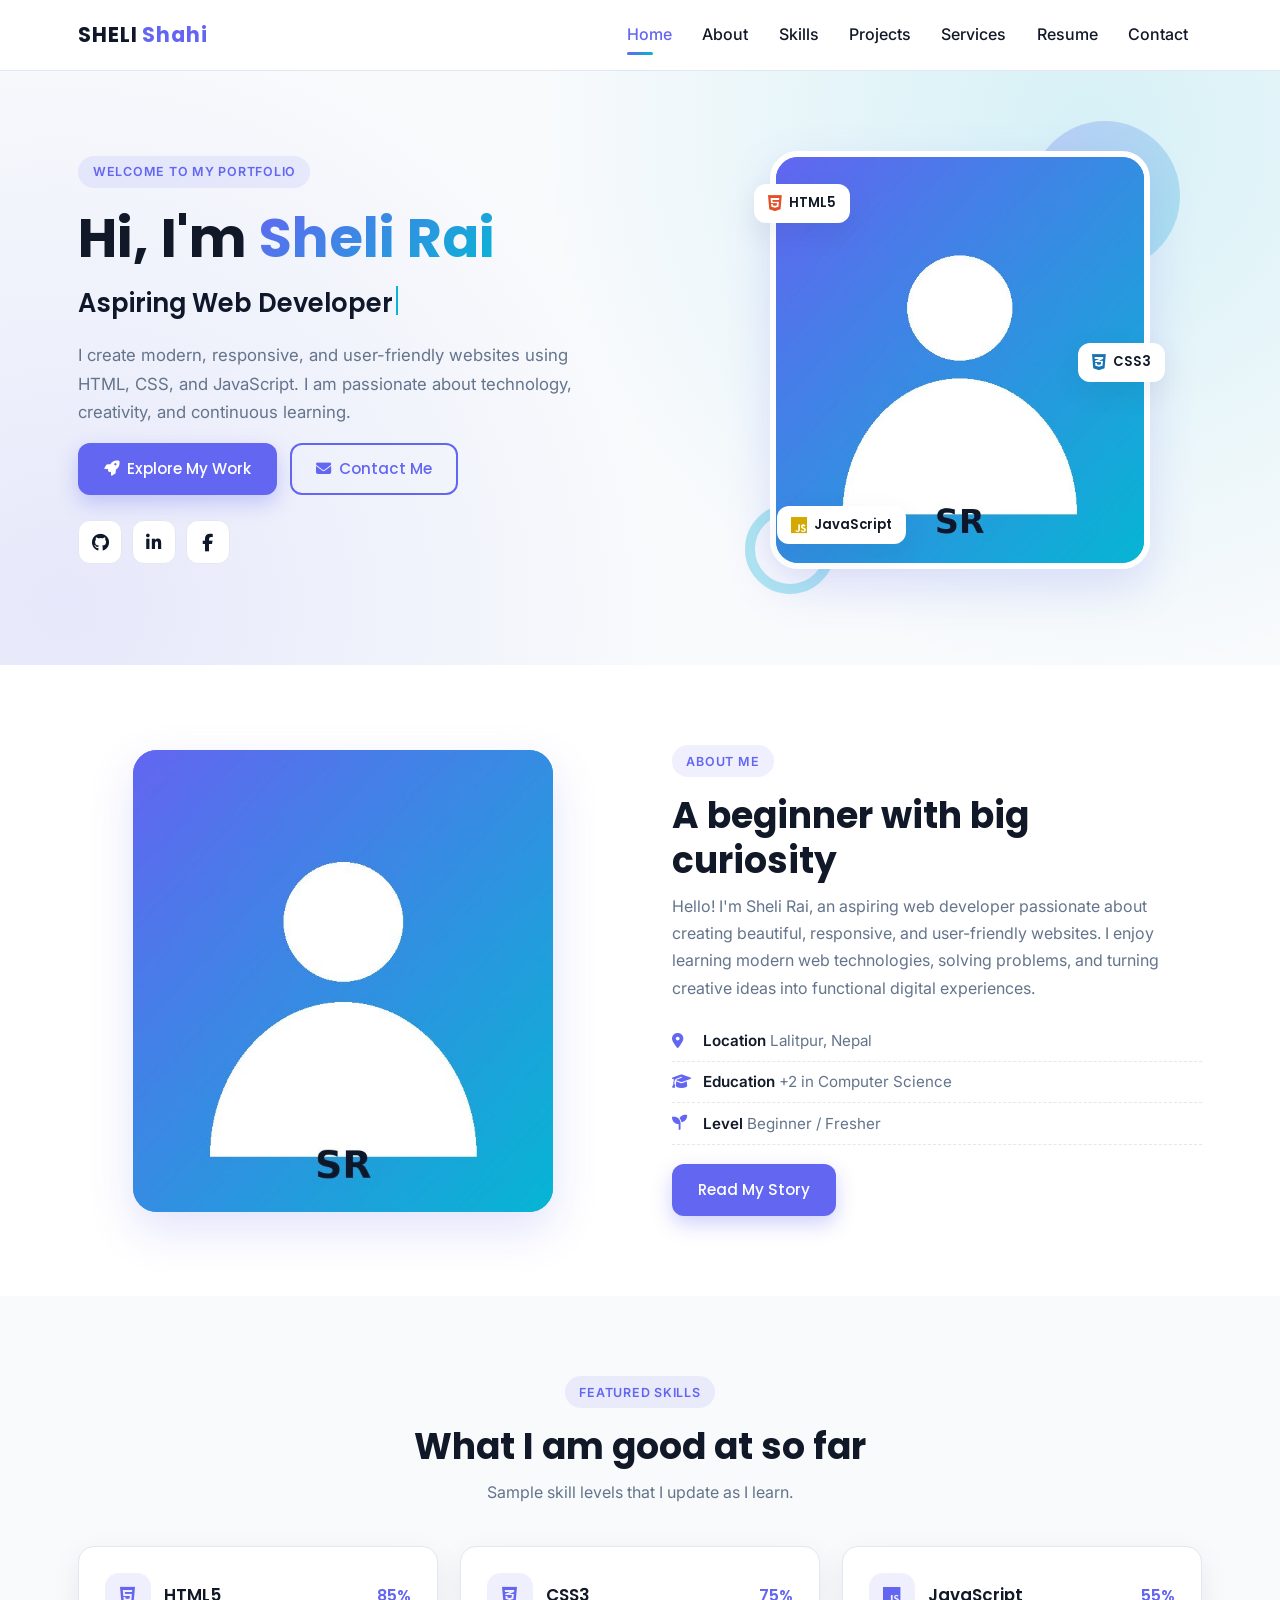
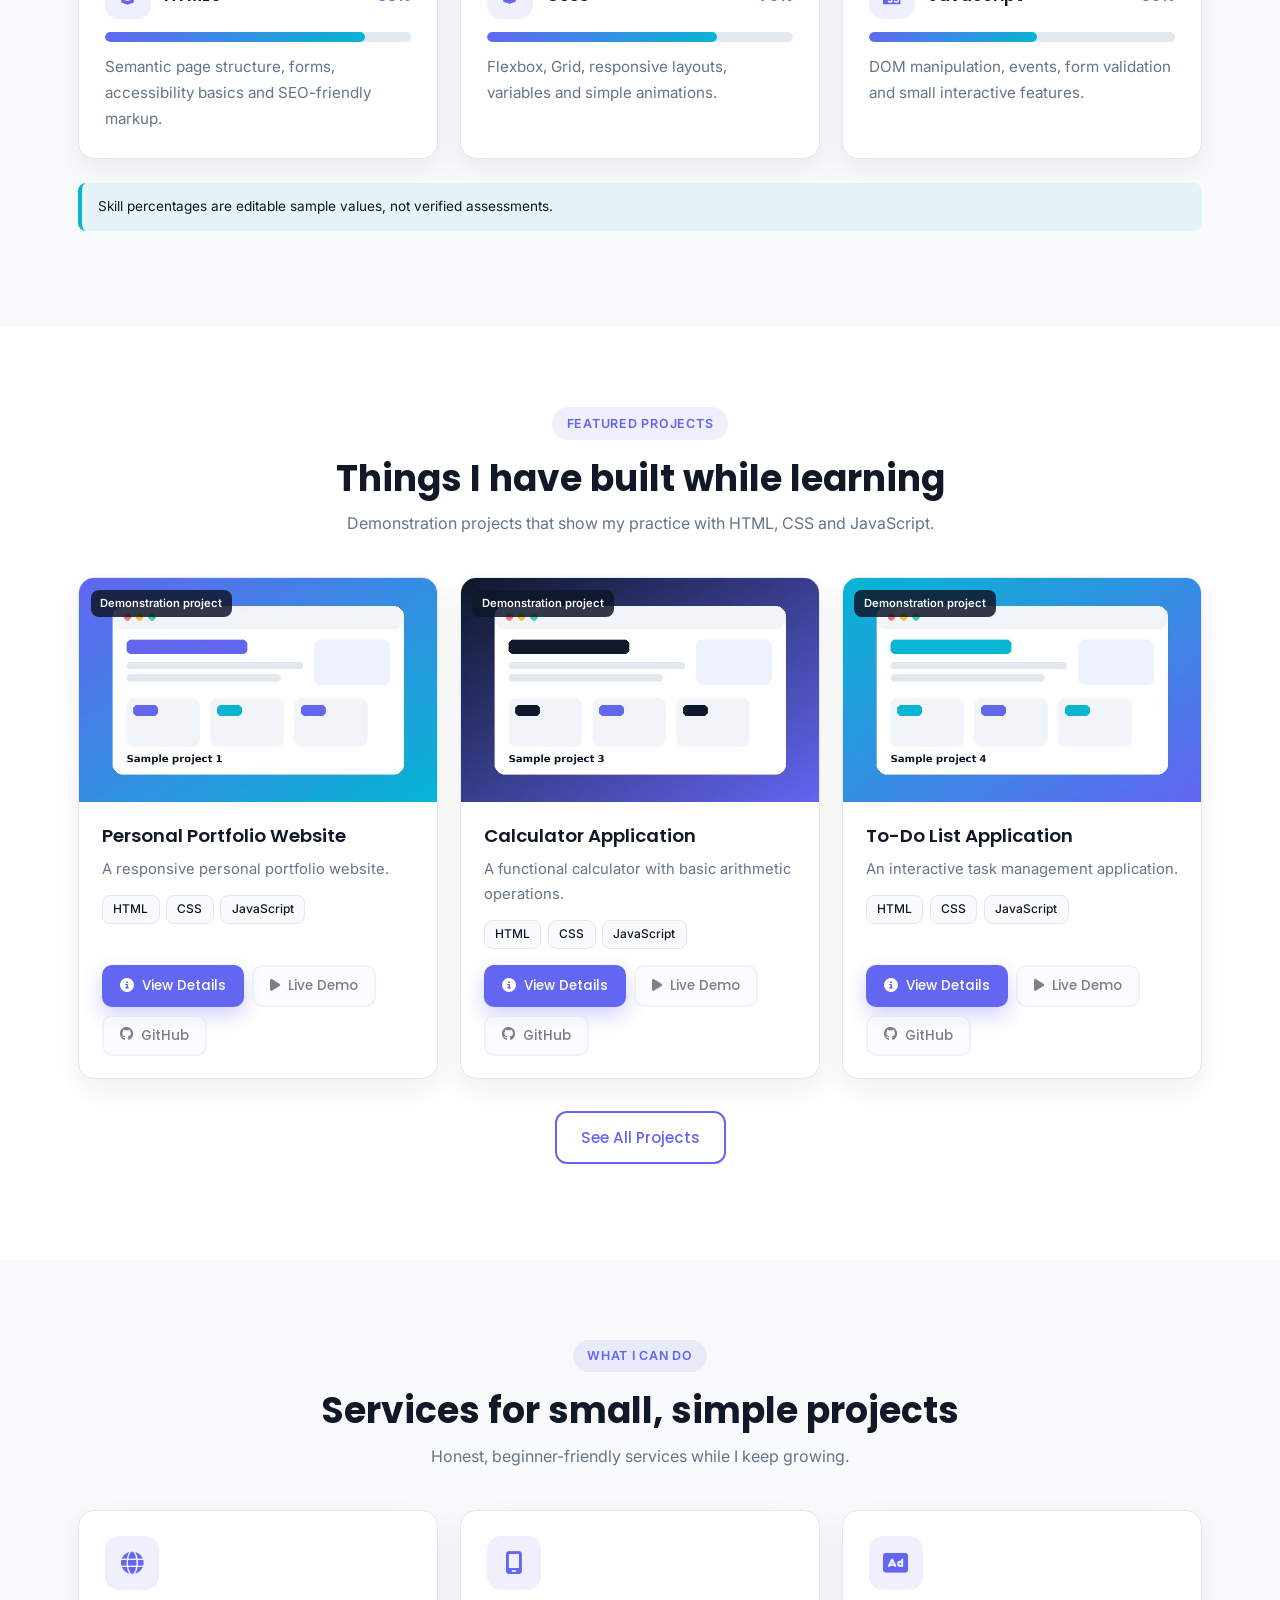
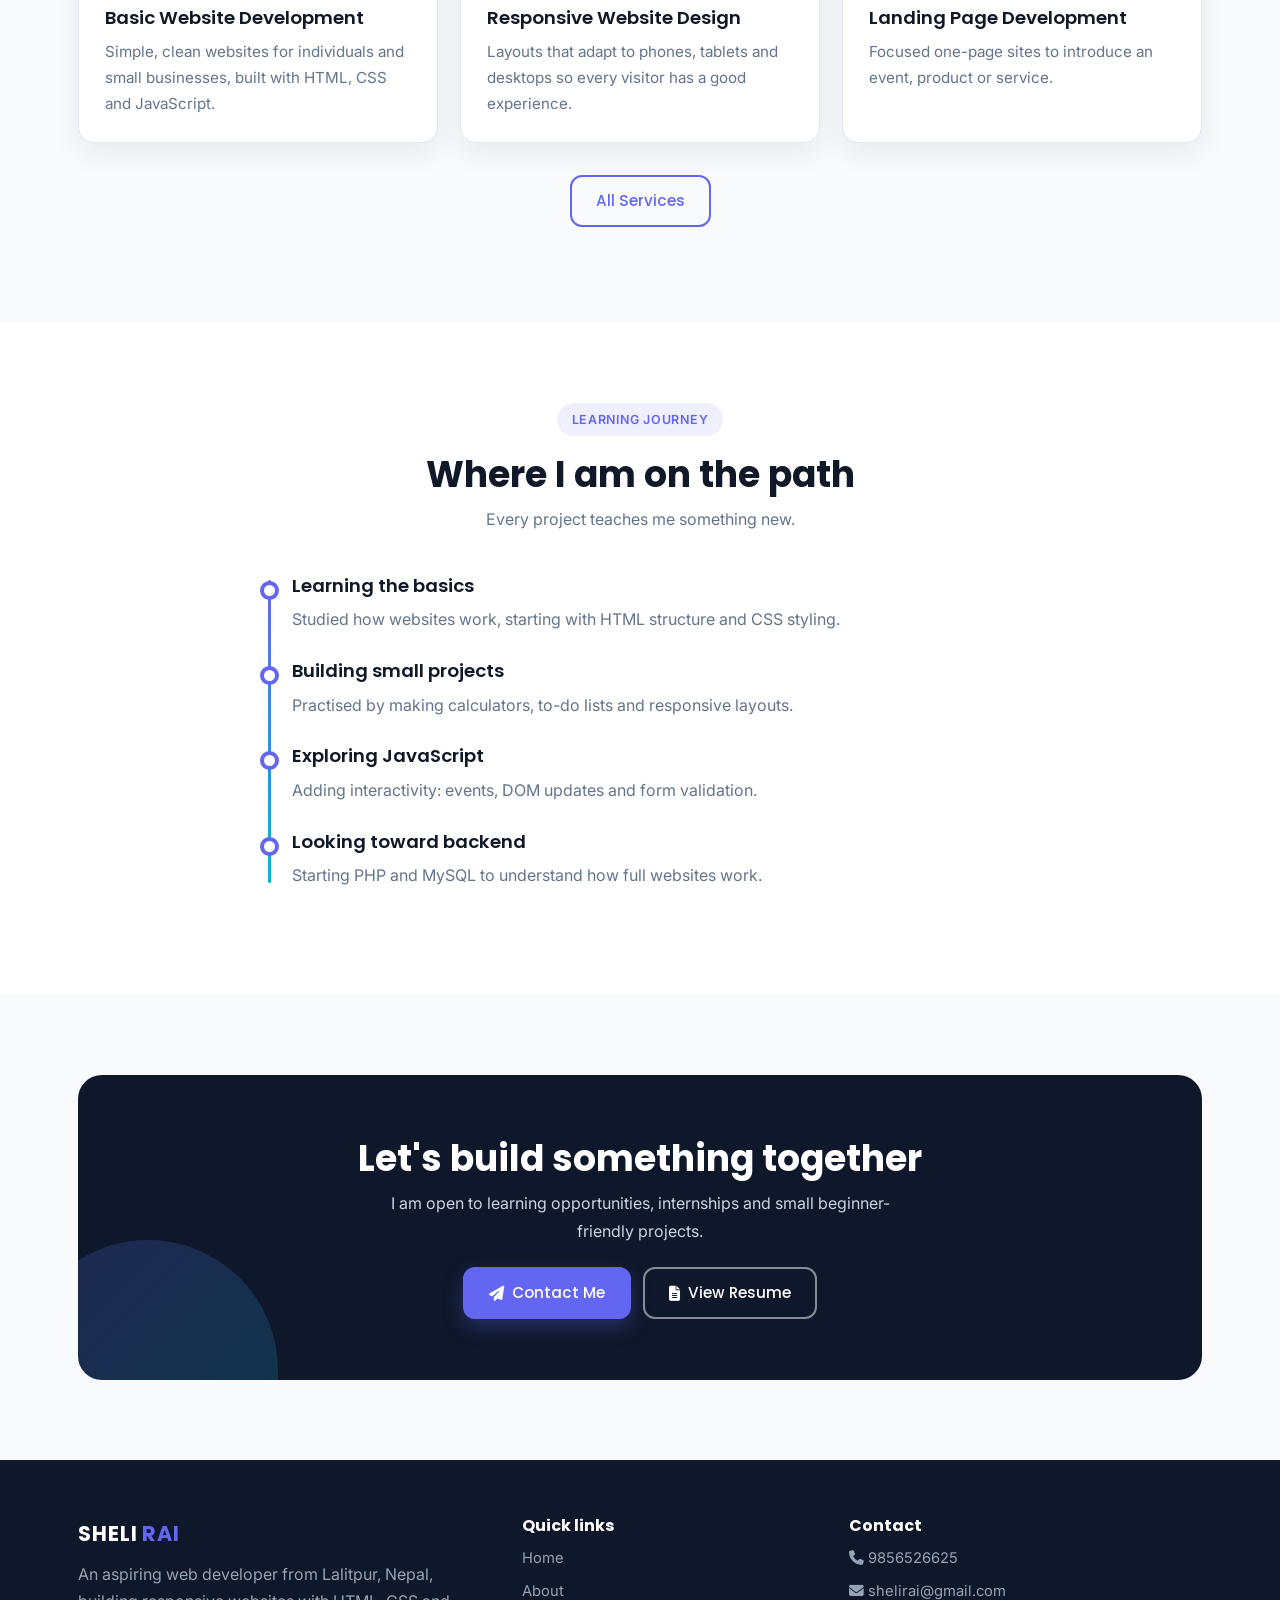
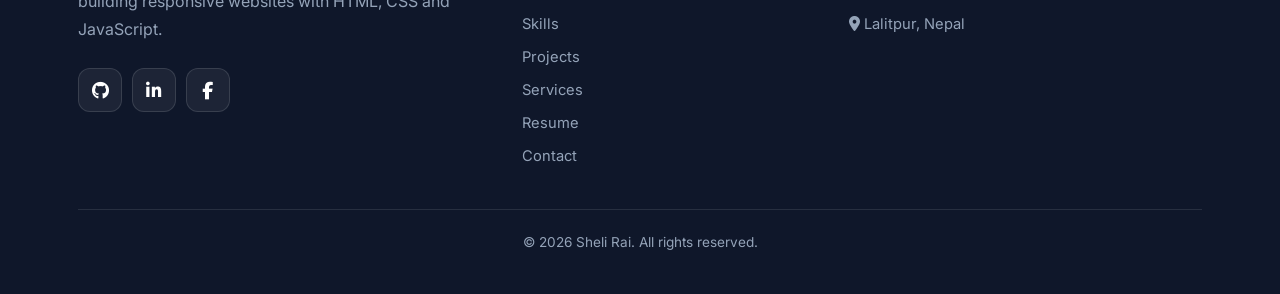
<file: index.html>
<!DOCTYPE html>
<html lang="en">

<head>
  <meta charset="UTF-8">
  <meta name="viewport" content="width=device-width, initial-scale=1">
  <title>Sheli Rai | Aspiring Web Developer Portfolio</title>
  <meta name="description"
    content="Portfolio of Sheli Rai, an aspiring web developer from Lalitpur, Nepal, building responsive websites with HTML, CSS and JavaScript.">
  <meta name="theme-color" content="#6366F1">
  <!-- Open Graph (social sharing) -->
  <meta property="og:type" content="website">
  <meta property="og:title" content="Sheli Rai | Aspiring Web Developer Portfolio">
  <meta property="og:description"
    content="Portfolio of Sheli Rai, an aspiring web developer from Lalitpur, Nepal, building responsive websites with HTML, CSS and JavaScript.">
  <meta property="og:image" content="assets/images/og-image.jpg">
  <link rel="icon" type="image/svg+xml" href="assets/icons/favicon.svg">
  <!-- Google Fonts: Poppins (headings) + Inter (body) -->
  <link rel="preconnect" href="https://fonts.googleapis.com">
  <link rel="preconnect" href="https://fonts.gstatic.com" crossorigin>
  <link
    href="https://fonts.googleapis.com/css2?family=Inter:wght@400;500;600;700&family=Poppins:wght@400;500;600;700&display=swap"
    rel="stylesheet">
  <!-- Font Awesome icons -->
  <link rel="stylesheet" href="https://cdnjs.cloudflare.com/ajax/libs/font-awesome/6.5.2/css/all.min.css">
  <link rel="stylesheet" href="assets/css/style.css">
  <link rel="stylesheet" href="assets/css/responsive.css">
  <link rel="stylesheet" href="assets/css/animations.css">
</head>

<body>
  <a class="skip-link" href="#main">Skip to main content</a>
  <!-- ===== HEADER (same on every page) ===== -->
  <header class="site-header">
    <div class="container nav">
      <a href="index.html" class="logo" aria-label="Sheli Rai - home">SHELI<span> Shahi</span></a>
      <button class="menu-toggle" aria-label="Toggle navigation menu" aria-expanded="false" aria-controls="nav-links"><i
          class="fa-solid fa-bars"></i></button>
      <ul class="nav-links" id="nav-links">
        <li><a href="index.html" class="active" aria-current="page">Home</a></li>
        <li><a href="about.html">About</a></li>
        <li><a href="skills.html">Skills</a></li>
        <li><a href="projects.html">Projects</a></li>
        <li><a href="services.html">Services</a></li>
        <li><a href="resume.html">Resume</a></li>
        <li><a href="contact.html">Contact</a></li>
      </ul>
    </div>
  </header>
  <main id="main">
    <!-- ===== HERO ===== -->
    <section class="hero">
      <div class="container hero-grid">
        <div class="hero-text">
          <span class="badge-pill">WELCOME TO MY PORTFOLIO</span>
          <h1>Hi, I'm <span class="name">Sheli Rai</span></h1>
          <!-- EDIT the typing words in data-words -->
          <p class="typed-line" aria-live="off"><span id="typed-text"
              data-words='["Aspiring Web Developer","Creative Problem Solver","Frontend Developer","Future Full-Stack Developer"]'>Aspiring
              Web Developer</span><span class="cursor" aria-hidden="true"></span></p>
          <p class="lead">I create modern, responsive, and user-friendly websites using HTML, CSS, and JavaScript. I am
            passionate about technology, creativity, and continuous learning.</p>
          <div class="btn-row"><a class="btn btn-primary" href="projects.html"><i class="fa-solid fa-rocket"></i>
              Explore My Work</a><a class="btn btn-outline" href="contact.html"><i class="fa-solid fa-envelope"></i>
              Contact Me</a></div>
          <div class="socials"><a href="https://github.com/" target="_blank" rel="noopener noreferrer"
              aria-label="GitHub (placeholder link - edit in HTML)"><i class="fa-brands fa-github"></i></a><a
              href="https://www.linkedin.com/" target="_blank" rel="noopener noreferrer"
              aria-label="LinkedIn (placeholder link - edit in HTML)"><i class="fa-brands fa-linkedin-in"></i></a><a
              href="https://www.facebook.com/" target="_blank" rel="noopener noreferrer"
              aria-label="Facebook (placeholder link - edit in HTML)"><i class="fa-brands fa-facebook-f"></i></a></div>
        </div>
        <div class="hero-visual">
          <span class="shape shape-1"></span><span class="shape shape-2"></span>
          <div class="hero-photo"><img src="assets/images/profile.jpg" alt="Profile picture placeholder for Sheli Rai"
              width="600" height="660"></div>
          <span class="float-badge fb-html"><i class="fa-brands fa-html5"></i>HTML5</span>
          <span class="float-badge fb-css"><i class="fa-brands fa-css3-alt"></i>CSS3</span>
          <span class="float-badge fb-js"><i class="fa-brands fa-js"></i>JavaScript</span>
        </div>
      </div>
    </section>
    <!-- ===== ABOUT PREVIEW ===== -->
    <section class="section section-alt">
      <div class="container about-grid">
        <div class="about-photo" data-reveal><img src="assets/images/profile.jpg" alt="Sheli Rai profile placeholder"
            loading="lazy" width="600" height="660"></div>
        <div data-reveal data-delay="1"><span class="badge-pill">ABOUT ME</span>
          <h2>A beginner with big curiosity</h2>
          <p>Hello! I'm Sheli Rai, an aspiring web developer passionate about creating beautiful, responsive, and
            user-friendly websites. I enjoy learning modern web technologies, solving problems, and turning creative
            ideas into functional digital experiences.</p>
          <ul class="info-list">
            <li><i class="fa-solid fa-location-dot"></i><span><strong>Location</strong> Lalitpur, Nepal</span></li>
            <li><i class="fa-solid fa-graduation-cap"></i><span><strong>Education</strong> +2 in Computer Science</span>
            </li>
            <li><i class="fa-solid fa-seedling"></i><span><strong>Level</strong> Beginner / Fresher</span></li>
          </ul>
          <a class="btn btn-primary" href="about.html">Read My Story</a>
        </div>
      </div>
    </section>
    <section class="section">
      <div class="container">
        <div class="section-head" data-reveal><span class="badge-pill">FEATURED SKILLS</span>
          <h2>What I am good at so far</h2>
          <p>Sample skill levels that I update as I learn.</p>
        </div>
        <div class="grid grid-3">
          <article class="card skill" data-reveal data-delay="0">
            <div class="skill-top">
              <div class="icon-box"><i class="fa-brands fa-html5"></i></div>
              <h3>HTML5</h3><span class="pct">85%</span>
            </div>
            <div class="bar" role="progressbar" aria-label="HTML5 skill level (sample value)" aria-valuenow="85"
              aria-valuemin="0" aria-valuemax="100">
              <div class="bar-fill" data-level="85"></div>
            </div>
            <p>Semantic page structure, forms, accessibility basics and SEO-friendly markup.</p>
          </article>
          <article class="card skill" data-reveal data-delay="1">
            <div class="skill-top">
              <div class="icon-box"><i class="fa-brands fa-css3-alt"></i></div>
              <h3>CSS3</h3><span class="pct">75%</span>
            </div>
            <div class="bar" role="progressbar" aria-label="CSS3 skill level (sample value)" aria-valuenow="75"
              aria-valuemin="0" aria-valuemax="100">
              <div class="bar-fill" data-level="75"></div>
            </div>
            <p>Flexbox, Grid, responsive layouts, variables and simple animations.</p>
          </article>
          <article class="card skill" data-reveal data-delay="2">
            <div class="skill-top">
              <div class="icon-box"><i class="fa-brands fa-js"></i></div>
              <h3>JavaScript</h3><span class="pct">55%</span>
            </div>
            <div class="bar" role="progressbar" aria-label="JavaScript skill level (sample value)" aria-valuenow="55"
              aria-valuemin="0" aria-valuemax="100">
              <div class="bar-fill" data-level="55"></div>
            </div>
            <p>DOM manipulation, events, form validation and small interactive features.</p>
          </article>
        </div>
        <p class="note" style="margin-top:1.5rem" data-reveal>Skill percentages are editable sample values, not verified
          assessments.</p>
      </div>
    </section>
    <section class="section section-alt">
      <div class="container">
        <div class="section-head" data-reveal><span class="badge-pill">FEATURED PROJECTS</span>
          <h2>Things I have built while learning</h2>
          <p>Demonstration projects that show my practice with HTML, CSS and JavaScript.</p>
        </div>
        <div class="grid grid-3">
          <article class="card project" data-category="html-css javascript ui-design"
            data-long="A multi-page personal portfolio built with semantic HTML, a custom CSS design system and small JavaScript features such as a mobile menu and scroll animations."
            data-reveal data-delay="0">
            <div class="thumb"><img src="assets/images/project-1.jpg"
                alt="Sample preview of the Personal Portfolio Website project" loading="lazy" width="640"
                height="400"><span class="demo-flag">Demonstration project</span></div>
            <div class="project-body">
              <h3>Personal Portfolio Website</h3>
              <p>A responsive personal portfolio website.</p>
              <div class="tags"><span class="tag">HTML</span><span class="tag">CSS</span><span
                  class="tag">JavaScript</span></div>
              <div class="project-actions">
                <button class="btn btn-primary btn-sm" type="button" data-details><i
                    class="fa-solid fa-circle-info"></i> View Details</button>
                <a class="btn btn-ghost btn-sm" href="#" aria-disabled="true" title="Live demo not available yet"><i
                    class="fa-solid fa-play"></i> Live Demo</a>
                <a class="btn btn-ghost btn-sm" href="#" aria-disabled="true" title="GitHub link not added yet"><i
                    class="fa-brands fa-github"></i> GitHub</a>
              </div>
            </div>
          </article>
          <article class="card project" data-category="javascript"
            data-long="A calculator that adds, subtracts, multiplies and divides. It practises DOM events, functions and handling user input."
            data-reveal data-delay="2">
            <div class="thumb"><img src="assets/images/project-3.jpg"
                alt="Sample preview of the Calculator Application project" loading="lazy" width="640" height="400"><span
                class="demo-flag">Demonstration project</span></div>
            <div class="project-body">
              <h3>Calculator Application</h3>
              <p>A functional calculator with basic arithmetic operations.</p>
              <div class="tags"><span class="tag">HTML</span><span class="tag">CSS</span><span
                  class="tag">JavaScript</span></div>
              <div class="project-actions">
                <button class="btn btn-primary btn-sm" type="button" data-details><i
                    class="fa-solid fa-circle-info"></i> View Details</button>
                <a class="btn btn-ghost btn-sm" href="#" aria-disabled="true" title="Live demo not available yet"><i
                    class="fa-solid fa-play"></i> Live Demo</a>
                <a class="btn btn-ghost btn-sm" href="#" aria-disabled="true" title="GitHub link not added yet"><i
                    class="fa-brands fa-github"></i> GitHub</a>
              </div>
            </div>
          </article>
          <article class="card project" data-category="javascript"
            data-long="Add, complete and delete tasks. A good exercise in arrays, event handling and updating the page with JavaScript."
            data-reveal data-delay="3">
            <div class="thumb"><img src="assets/images/project-4.jpg"
                alt="Sample preview of the To-Do List Application project" loading="lazy" width="640" height="400"><span
                class="demo-flag">Demonstration project</span></div>
            <div class="project-body">
              <h3>To-Do List Application</h3>
              <p>An interactive task management application.</p>
              <div class="tags"><span class="tag">HTML</span><span class="tag">CSS</span><span
                  class="tag">JavaScript</span></div>
              <div class="project-actions">
                <button class="btn btn-primary btn-sm" type="button" data-details><i
                    class="fa-solid fa-circle-info"></i> View Details</button>
                <a class="btn btn-ghost btn-sm" href="#" aria-disabled="true" title="Live demo not available yet"><i
                    class="fa-solid fa-play"></i> Live Demo</a>
                <a class="btn btn-ghost btn-sm" href="#" aria-disabled="true" title="GitHub link not added yet"><i
                    class="fa-brands fa-github"></i> GitHub</a>
              </div>
            </div>
          </article>
        </div>
        <p style="text-align:center;margin-top:2rem"><a class="btn btn-outline" href="projects.html">See All
            Projects</a></p>
      </div>
    </section>
    <section class="section">
      <div class="container">
        <div class="section-head" data-reveal><span class="badge-pill">WHAT I CAN DO</span>
          <h2>Services for small, simple projects</h2>
          <p>Honest, beginner-friendly services while I keep growing.</p>
        </div>
        <div class="grid grid-3">
          <article class="card service" data-reveal data-delay="0">
            <div class="icon-box"><i class="fa-solid fa-globe"></i></div>
            <h3>Basic Website Development</h3>
            <p>Simple, clean websites for individuals and small businesses, built with HTML, CSS and JavaScript.</p>
          </article>
          <article class="card service" data-reveal data-delay="1">
            <div class="icon-box"><i class="fa-solid fa-mobile-screen"></i></div>
            <h3>Responsive Website Design</h3>
            <p>Layouts that adapt to phones, tablets and desktops so every visitor has a good experience.</p>
          </article>
          <article class="card service" data-reveal data-delay="2">
            <div class="icon-box"><i class="fa-solid fa-rectangle-ad"></i></div>
            <h3>Landing Page Development</h3>
            <p>Focused one-page sites to introduce an event, product or service.</p>
          </article>
        </div>
        <p style="text-align:center;margin-top:2rem"><a class="btn btn-outline" href="services.html">All Services</a>
        </p>
      </div>
    </section>
    <section class="section section-alt">
      <div class="container">
        <div class="section-head" data-reveal><span class="badge-pill">LEARNING JOURNEY</span>
          <h2>Where I am on the path</h2>
          <p>Every project teaches me something new.</p>
        </div>
        <div class="timeline">
          <div class="t-item" data-reveal>
            <h3>Learning the basics</h3>
            <p>Studied how websites work, starting with HTML structure and CSS styling.</p>
          </div>
          <div class="t-item" data-reveal>
            <h3>Building small projects</h3>
            <p>Practised by making calculators, to-do lists and responsive layouts.</p>
          </div>
          <div class="t-item" data-reveal>
            <h3>Exploring JavaScript</h3>
            <p>Adding interactivity: events, DOM updates and form validation.</p>
          </div>
          <div class="t-item" data-reveal>
            <h3>Looking toward backend</h3>
            <p>Starting PHP and MySQL to understand how full websites work.</p>
          </div>
        </div>
      </div>
    </section>
    <!-- Details pop-up (filled by projects.js) -->
    <div class="modal" id="project-modal" role="dialog" aria-modal="true" aria-labelledby="modal-title">
      <div class="modal-box"><button class="modal-close" type="button" aria-label="Close details"><i
            class="fa-solid fa-xmark"></i></button>
        <img src="assets/images/project-1.jpg" alt="">
        <div class="modal-content">
          <h3 id="modal-title"></h3>
          <div class="tags" id="modal-tags"></div>
          <p id="modal-desc"></p>
          <p class="note">Demonstration project. No live demo or repository is published yet.</p>
        </div>
      </div>
    </div>
    <section class="section">
      <div class="container">
        <div class="cta" data-reveal>
          <h2>Let's build something together</h2>
          <p>I am open to learning opportunities, internships and small beginner-friendly projects.</p>
          <div class="btn-row"><a class="btn btn-primary" href="contact.html"><i class="fa-solid fa-paper-plane"></i>
              Contact Me</a>
            <a class="btn btn-outline" href="resume.html"><i class="fa-solid fa-file-lines"></i> View Resume</a>
          </div>
        </div>
      </div>
    </section>
  </main>
  <!-- ===== FOOTER (same on every page) ===== -->
  <footer class="site-footer">
    <div class="container">
      <div class="footer-grid">
        <div>
          <a href="index.html" class="logo">SHELI<span> RAI</span></a>
          <p>An aspiring web developer from Lalitpur, Nepal, building responsive websites with HTML, CSS and JavaScript.
          </p>
          <div class="socials"><a href="https://github.com/" target="_blank" rel="noopener noreferrer"
              aria-label="GitHub (placeholder link - edit in HTML)"><i class="fa-brands fa-github"></i></a><a
              href="https://www.linkedin.com/" target="_blank" rel="noopener noreferrer"
              aria-label="LinkedIn (placeholder link - edit in HTML)"><i class="fa-brands fa-linkedin-in"></i></a><a
              href="https://www.facebook.com/" target="_blank" rel="noopener noreferrer"
              aria-label="Facebook (placeholder link - edit in HTML)"><i class="fa-brands fa-facebook-f"></i></a></div>
        </div>
        <div>
          <h4>Quick links</h4>
          <ul>
            <li><a href="index.html">Home</a></li>
            <li><a href="about.html">About</a></li>
            <li><a href="skills.html">Skills</a></li>
            <li><a href="projects.html">Projects</a></li>
            <li><a href="services.html">Services</a></li>
            <li><a href="resume.html">Resume</a></li>
            <li><a href="contact.html">Contact</a></li>
          </ul>
        </div>
        <div>
          <h4>Contact</h4>
          <ul>
            <li><i class="fa-solid fa-phone"></i> <a href="tel:+9779856526625">9856526625</a></li>
            <li><i class="fa-solid fa-envelope"></i> <a href="mailto:shelirai@gmail.com">shelirai@gmail.com</a></li>
            <li><i class="fa-solid fa-location-dot"></i> Lalitpur, Nepal</li>
          </ul>
        </div>
      </div>
      <p class="footer-bottom">&copy; <span class="year">2026</span> Sheli Rai. All rights reserved.</p>
    </div>
  </footer>
  <button class="to-top" id="back-to-top" aria-label="Back to top"><i class="fa-solid fa-arrow-up"></i></button>
  <script src="assets/js/main.js"></script>
  <script src="assets/js/projects.js"></script>
</body>

</html>
</file>
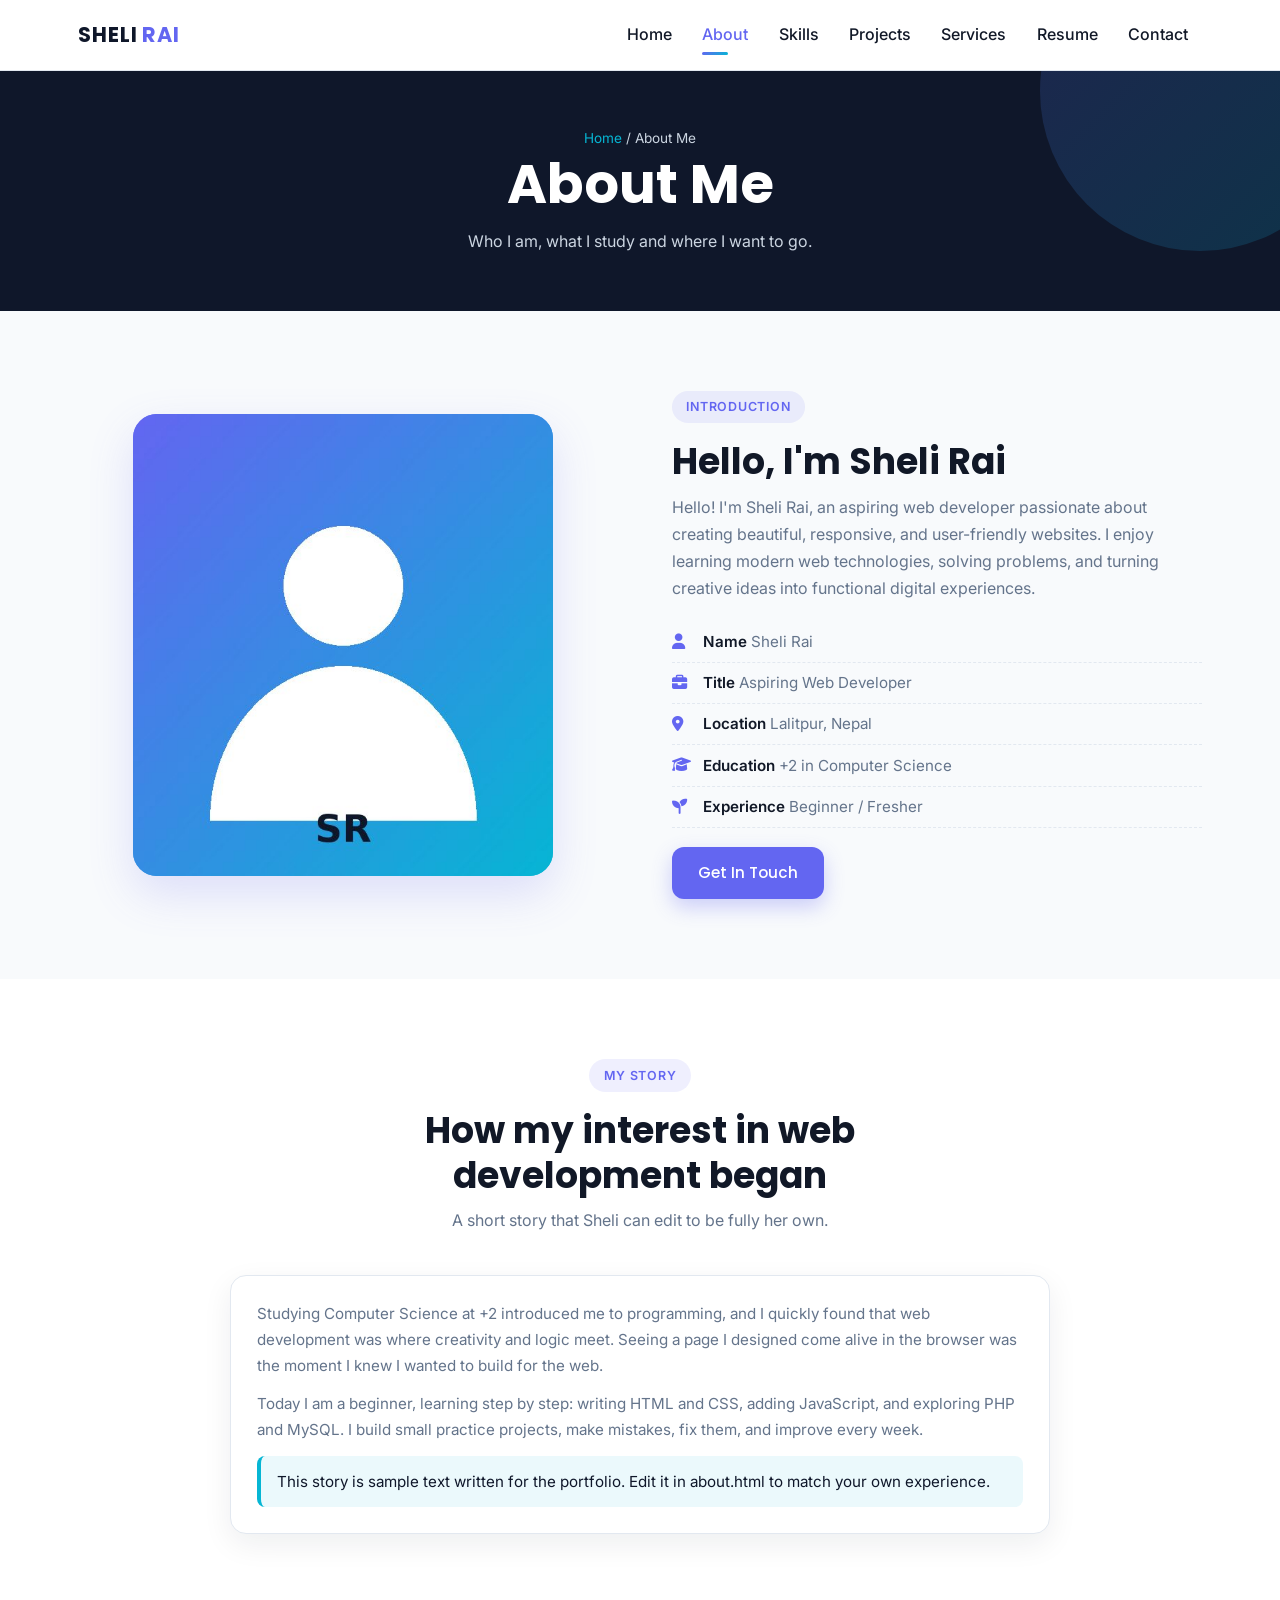
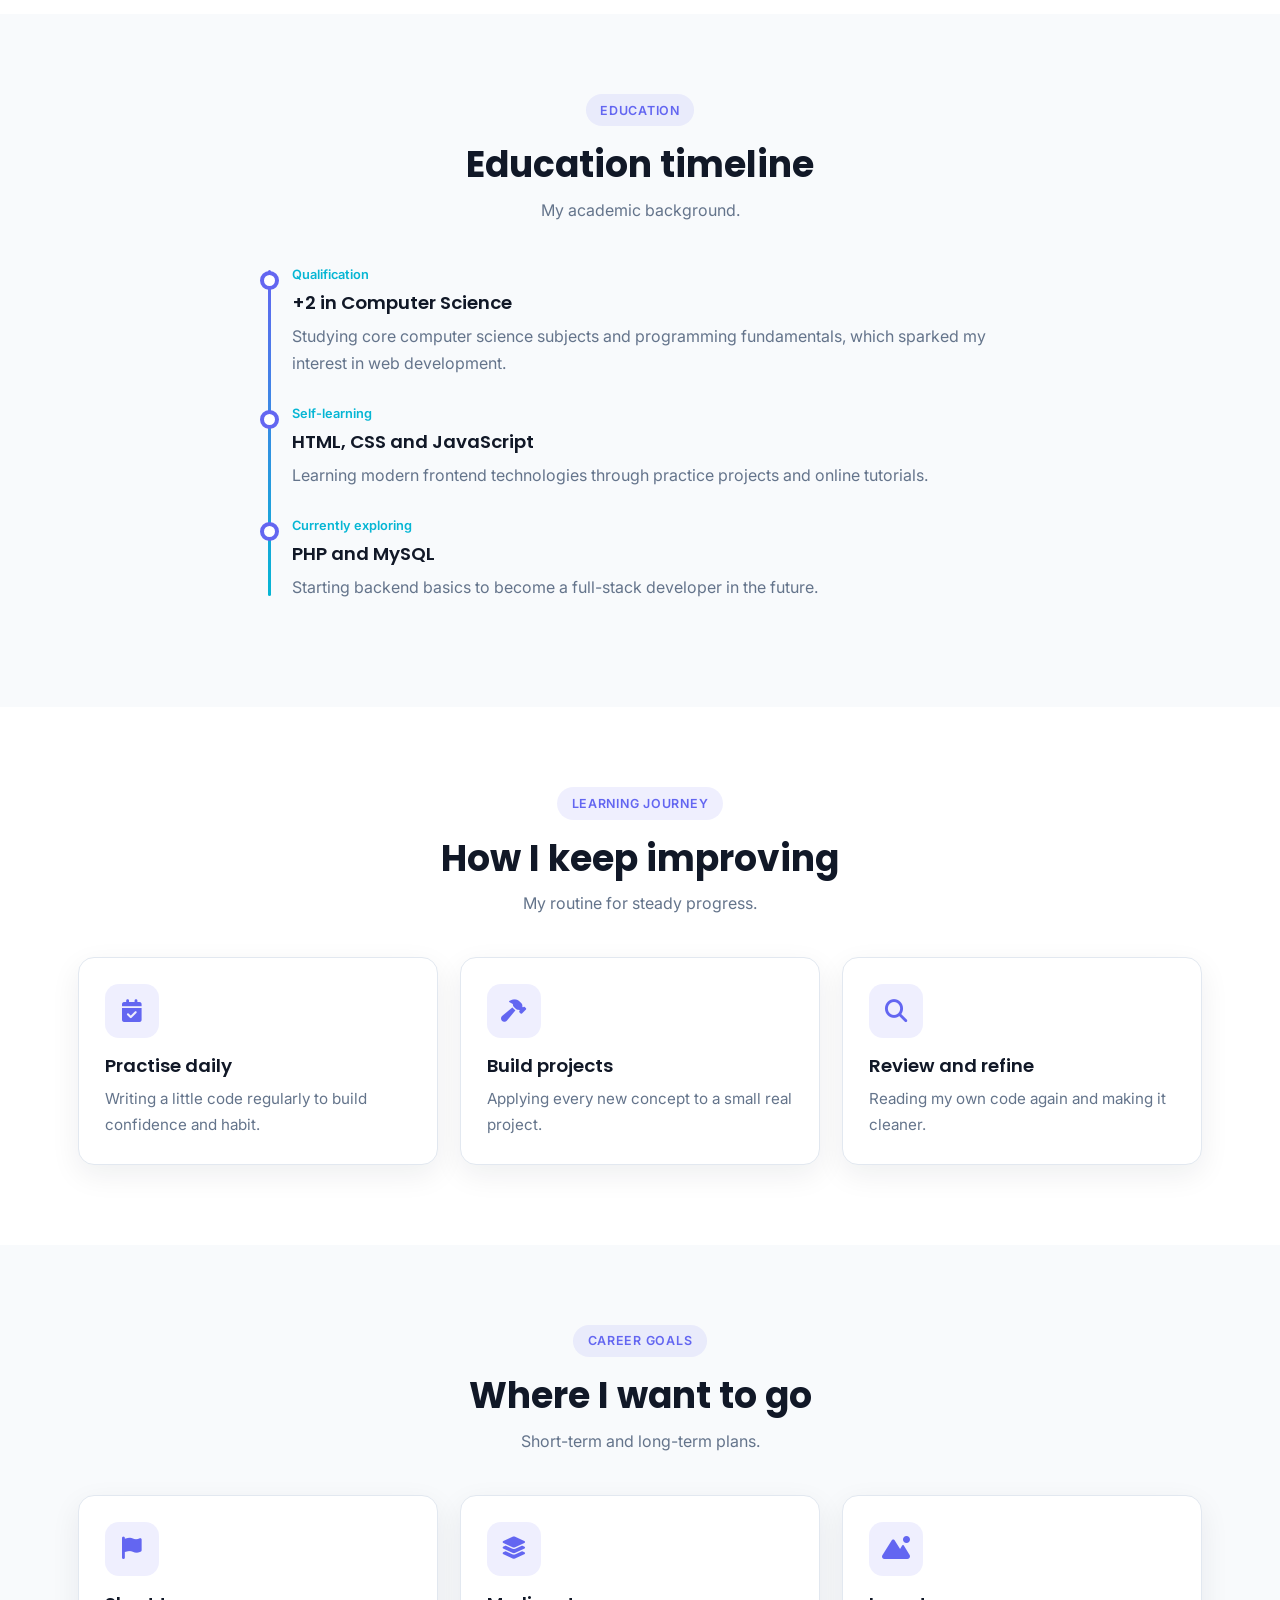
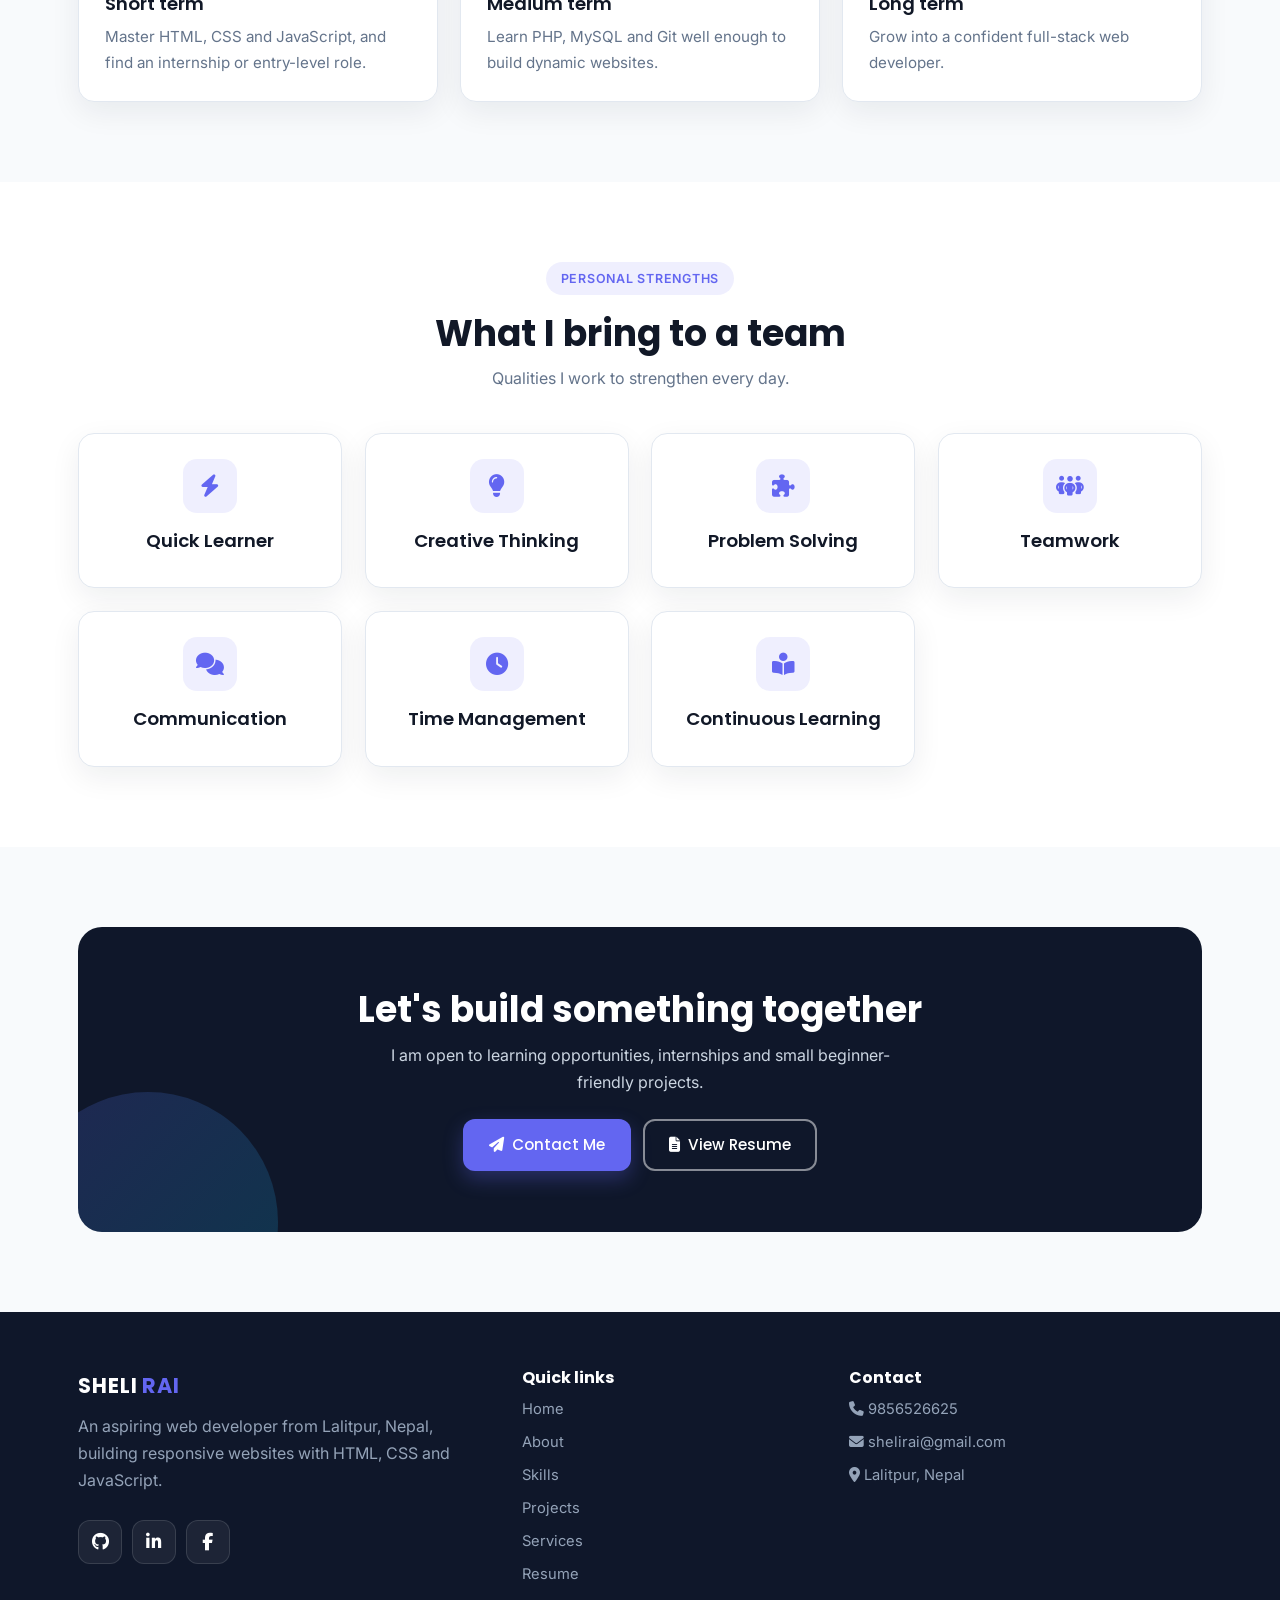
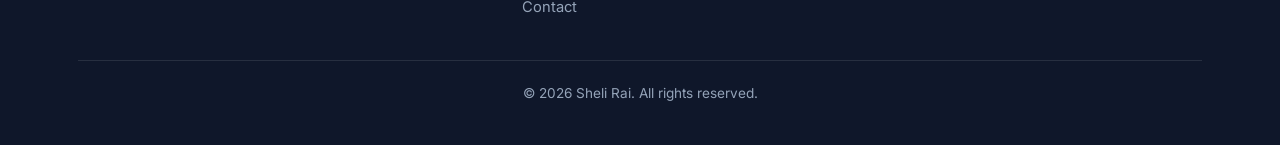
<file: about.html>
<!DOCTYPE html>
<html lang="en">
<head>
  <meta charset="UTF-8">
  <meta name="viewport" content="width=device-width, initial-scale=1">
  <title>About Sheli Rai | Aspiring Web Developer</title>
  <meta name="description" content="Learn about Sheli Rai: education, learning journey, career goals and personal strengths.">
  <meta name="theme-color" content="#6366F1">
  <!-- Open Graph (social sharing) -->
  <meta property="og:type" content="website">
  <meta property="og:title" content="About Sheli Rai | Aspiring Web Developer">
  <meta property="og:description" content="Learn about Sheli Rai: education, learning journey, career goals and personal strengths.">
  <meta property="og:image" content="assets/images/og-image.jpg">
  <link rel="icon" type="image/svg+xml" href="assets/icons/favicon.svg">
  <!-- Google Fonts: Poppins (headings) + Inter (body) -->
  <link rel="preconnect" href="https://fonts.googleapis.com">
  <link rel="preconnect" href="https://fonts.gstatic.com" crossorigin>
  <link href="https://fonts.googleapis.com/css2?family=Inter:wght@400;500;600;700&family=Poppins:wght@400;500;600;700&display=swap" rel="stylesheet">
  <!-- Font Awesome icons -->
  <link rel="stylesheet" href="https://cdnjs.cloudflare.com/ajax/libs/font-awesome/6.5.2/css/all.min.css">
  <link rel="stylesheet" href="assets/css/style.css">
  <link rel="stylesheet" href="assets/css/responsive.css">
  <link rel="stylesheet" href="assets/css/animations.css">
</head>
<body>
<a class="skip-link" href="#main">Skip to main content</a>
<!-- ===== HEADER (same on every page) ===== -->
<header class="site-header">
  <div class="container nav">
    <a href="index.html" class="logo" aria-label="Sheli Rai - home">SHELI<span> RAI</span></a>
    <button class="menu-toggle" aria-label="Toggle navigation menu" aria-expanded="false" aria-controls="nav-links"><i class="fa-solid fa-bars"></i></button>
    <ul class="nav-links" id="nav-links">
      <li><a href="index.html">Home</a></li>
      <li><a href="about.html" class="active" aria-current="page">About</a></li>
      <li><a href="skills.html">Skills</a></li>
      <li><a href="projects.html">Projects</a></li>
      <li><a href="services.html">Services</a></li>
      <li><a href="resume.html">Resume</a></li>
      <li><a href="contact.html">Contact</a></li>
    </ul>
  </div>
</header>
<main id="main">
<section class="page-banner"><div class="container">
  <p class="breadcrumb"><a href="index.html">Home</a> / About Me</p>
  <h1>About Me</h1><p>Who I am, what I study and where I want to go.</p></div></section>
<section class="section"><div class="container about-grid">
  <div class="about-photo" data-reveal><img src="assets/images/profile.jpg" alt="Sheli Rai profile placeholder" width="600" height="660"></div>
  <div data-reveal data-delay="1"><span class="badge-pill">INTRODUCTION</span><h2>Hello, I'm Sheli Rai</h2>
    <p>Hello! I'm Sheli Rai, an aspiring web developer passionate about creating beautiful, responsive, and user-friendly websites. I enjoy learning modern web technologies, solving problems, and turning creative ideas into functional digital experiences.</p>
    <ul class="info-list"><li><i class="fa-solid fa-user"></i><span><strong>Name</strong> Sheli Rai</span></li>
      <li><i class="fa-solid fa-briefcase"></i><span><strong>Title</strong> Aspiring Web Developer</span></li>
      <li><i class="fa-solid fa-location-dot"></i><span><strong>Location</strong> Lalitpur, Nepal</span></li>
      <li><i class="fa-solid fa-graduation-cap"></i><span><strong>Education</strong> +2 in Computer Science</span></li>
      <li><i class="fa-solid fa-seedling"></i><span><strong>Experience</strong> Beginner / Fresher</span></li></ul>
    <a class="btn btn-primary" href="contact.html">Get In Touch</a></div></div></section>
<section class="section section-alt"><div class="container">
  <div class="section-head" data-reveal><span class="badge-pill">MY STORY</span><h2>How my interest in web development began</h2><p>A short story that Sheli can edit to be fully her own.</p></div>
  <div class="card" style="max-width:820px;margin:0 auto" data-reveal>
    <p>Studying Computer Science at +2 introduced me to programming, and I quickly found that web development was where creativity and logic meet. Seeing a page I designed come alive in the browser was the moment I knew I wanted to build for the web.</p>
    <p>Today I am a beginner, learning step by step: writing HTML and CSS, adding JavaScript, and exploring PHP and MySQL. I build small practice projects, make mistakes, fix them, and improve every week.</p>
    <p class="note">This story is sample text written for the portfolio. Edit it in about.html to match your own experience.</p></div>
</div></section>
<section class="section"><div class="container">
  <div class="section-head" data-reveal><span class="badge-pill">EDUCATION</span><h2>Education timeline</h2><p>My academic background.</p></div>
  <div class="timeline">
    <div class="t-item" data-reveal><div class="t-date">Qualification</div><h3>+2 in Computer Science</h3><p>Studying core computer science subjects and programming fundamentals, which sparked my interest in web development.</p></div>
    <div class="t-item" data-reveal><div class="t-date">Self-learning</div><h3>HTML, CSS and JavaScript</h3><p>Learning modern frontend technologies through practice projects and online tutorials.</p></div>
    <div class="t-item" data-reveal><div class="t-date">Currently exploring</div><h3>PHP and MySQL</h3><p>Starting backend basics to become a full-stack developer in the future.</p></div>
  </div>
</div></section>
<section class="section section-alt"><div class="container">
  <div class="section-head" data-reveal><span class="badge-pill">LEARNING JOURNEY</span><h2>How I keep improving</h2><p>My routine for steady progress.</p></div>
  <div class="grid grid-3">
    <article class="card" data-reveal data-delay="0"><div class="icon-box"><i class="fa-solid fa-calendar-check"></i></div><h3>Practise daily</h3><p>Writing a little code regularly to build confidence and habit.</p></article>
    <article class="card" data-reveal data-delay="1"><div class="icon-box"><i class="fa-solid fa-hammer"></i></div><h3>Build projects</h3><p>Applying every new concept to a small real project.</p></article>
    <article class="card" data-reveal data-delay="2"><div class="icon-box"><i class="fa-solid fa-magnifying-glass"></i></div><h3>Review and refine</h3><p>Reading my own code again and making it cleaner.</p></article>
  </div>
</div></section>
<section class="section"><div class="container">
  <div class="section-head" data-reveal><span class="badge-pill">CAREER GOALS</span><h2>Where I want to go</h2><p>Short-term and long-term plans.</p></div>
  <div class="grid grid-3">
    <article class="card" data-reveal data-delay="0"><div class="icon-box"><i class="fa-solid fa-flag"></i></div><h3>Short term</h3><p>Master HTML, CSS and JavaScript, and find an internship or entry-level role.</p></article>
    <article class="card" data-reveal data-delay="1"><div class="icon-box"><i class="fa-solid fa-layer-group"></i></div><h3>Medium term</h3><p>Learn PHP, MySQL and Git well enough to build dynamic websites.</p></article>
    <article class="card" data-reveal data-delay="2"><div class="icon-box"><i class="fa-solid fa-mountain-sun"></i></div><h3>Long term</h3><p>Grow into a confident full-stack web developer.</p></article>
  </div>
</div></section>
<section class="section section-alt"><div class="container">
  <div class="section-head" data-reveal><span class="badge-pill">PERSONAL STRENGTHS</span><h2>What I bring to a team</h2><p>Qualities I work to strengthen every day.</p></div>
  <div class="grid grid-4">
    <article class="card tool" data-reveal data-delay="0"><div class="icon-box"><i class="fa-solid fa-bolt"></i></div><h3>Quick Learner</h3></article>
    <article class="card tool" data-reveal data-delay="1"><div class="icon-box"><i class="fa-solid fa-lightbulb"></i></div><h3>Creative Thinking</h3></article>
    <article class="card tool" data-reveal data-delay="2"><div class="icon-box"><i class="fa-solid fa-puzzle-piece"></i></div><h3>Problem Solving</h3></article>
    <article class="card tool" data-reveal data-delay="3"><div class="icon-box"><i class="fa-solid fa-people-group"></i></div><h3>Teamwork</h3></article>
    <article class="card tool" data-reveal data-delay="0"><div class="icon-box"><i class="fa-solid fa-comments"></i></div><h3>Communication</h3></article>
    <article class="card tool" data-reveal data-delay="1"><div class="icon-box"><i class="fa-solid fa-clock"></i></div><h3>Time Management</h3></article>
    <article class="card tool" data-reveal data-delay="2"><div class="icon-box"><i class="fa-solid fa-book-open-reader"></i></div><h3>Continuous Learning</h3></article>
  </div>
</div></section>
<section class="section"><div class="container"><div class="cta" data-reveal>
  <h2>Let's build something together</h2>
  <p>I am open to learning opportunities, internships and small beginner-friendly projects.</p>
  <div class="btn-row"><a class="btn btn-primary" href="contact.html"><i class="fa-solid fa-paper-plane"></i> Contact Me</a>
  <a class="btn btn-outline" href="resume.html"><i class="fa-solid fa-file-lines"></i> View Resume</a></div></div></div></section>
</main>
<!-- ===== FOOTER (same on every page) ===== -->
<footer class="site-footer">
  <div class="container">
    <div class="footer-grid">
      <div>
        <a href="index.html" class="logo">SHELI<span> RAI</span></a>
        <p>An aspiring web developer from Lalitpur, Nepal, building responsive websites with HTML, CSS and JavaScript.</p>
        <div class="socials"><a href="https://github.com/" target="_blank" rel="noopener noreferrer" aria-label="GitHub (placeholder link - edit in HTML)"><i class="fa-brands fa-github"></i></a><a href="https://www.linkedin.com/" target="_blank" rel="noopener noreferrer" aria-label="LinkedIn (placeholder link - edit in HTML)"><i class="fa-brands fa-linkedin-in"></i></a><a href="https://www.facebook.com/" target="_blank" rel="noopener noreferrer" aria-label="Facebook (placeholder link - edit in HTML)"><i class="fa-brands fa-facebook-f"></i></a></div>
      </div>
      <div><h4>Quick links</h4><ul><li><a href="index.html">Home</a></li><li><a href="about.html">About</a></li><li><a href="skills.html">Skills</a></li><li><a href="projects.html">Projects</a></li><li><a href="services.html">Services</a></li><li><a href="resume.html">Resume</a></li><li><a href="contact.html">Contact</a></li></ul></div>
      <div><h4>Contact</h4><ul>
        <li><i class="fa-solid fa-phone"></i> <a href="tel:+9779856526625">9856526625</a></li>
        <li><i class="fa-solid fa-envelope"></i> <a href="mailto:shelirai@gmail.com">shelirai@gmail.com</a></li>
        <li><i class="fa-solid fa-location-dot"></i> Lalitpur, Nepal</li></ul></div>
    </div>
    <p class="footer-bottom">&copy; <span class="year">2026</span> Sheli Rai. All rights reserved.</p>
  </div>
</footer>
<button class="to-top" id="back-to-top" aria-label="Back to top"><i class="fa-solid fa-arrow-up"></i></button>
<script src="assets/js/main.js"></script>
</body>
</html>
</file>
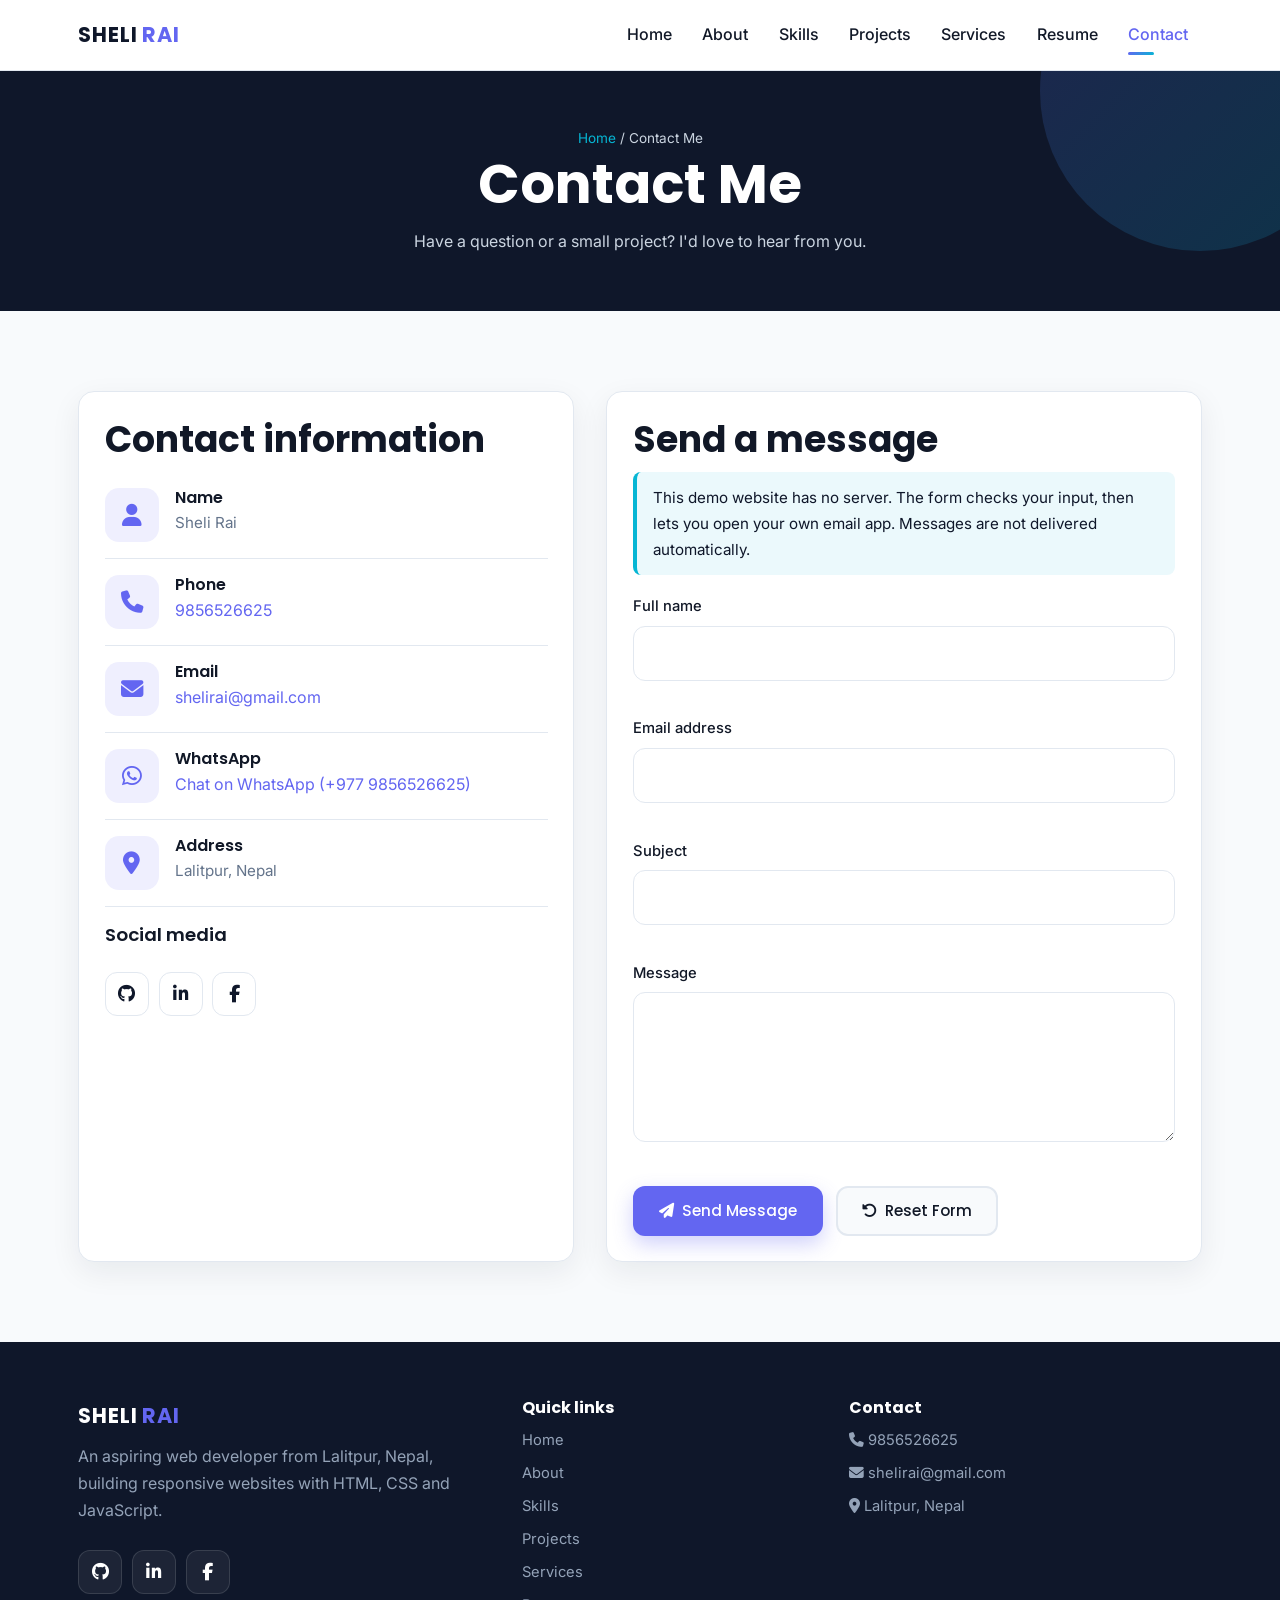
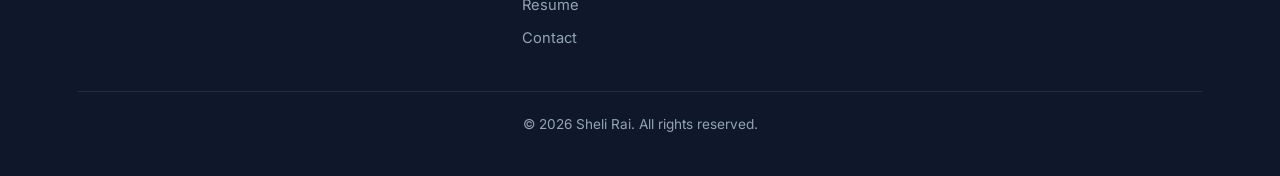
<file: contact.html>
<!DOCTYPE html>
<html lang="en">
<head>
  <meta charset="UTF-8">
  <meta name="viewport" content="width=device-width, initial-scale=1">
  <title>Contact | Sheli Rai</title>
  <meta name="description" content="Contact Sheli Rai, an aspiring web developer in Lalitpur, Nepal, by phone, email, WhatsApp or the contact form.">
  <meta name="theme-color" content="#6366F1">
  <!-- Open Graph (social sharing) -->
  <meta property="og:type" content="website">
  <meta property="og:title" content="Contact | Sheli Rai">
  <meta property="og:description" content="Contact Sheli Rai, an aspiring web developer in Lalitpur, Nepal, by phone, email, WhatsApp or the contact form.">
  <meta property="og:image" content="assets/images/og-image.jpg">
  <link rel="icon" type="image/svg+xml" href="assets/icons/favicon.svg">
  <!-- Google Fonts: Poppins (headings) + Inter (body) -->
  <link rel="preconnect" href="https://fonts.googleapis.com">
  <link rel="preconnect" href="https://fonts.gstatic.com" crossorigin>
  <link href="https://fonts.googleapis.com/css2?family=Inter:wght@400;500;600;700&family=Poppins:wght@400;500;600;700&display=swap" rel="stylesheet">
  <!-- Font Awesome icons -->
  <link rel="stylesheet" href="https://cdnjs.cloudflare.com/ajax/libs/font-awesome/6.5.2/css/all.min.css">
  <link rel="stylesheet" href="assets/css/style.css">
  <link rel="stylesheet" href="assets/css/responsive.css">
  <link rel="stylesheet" href="assets/css/animations.css">
</head>
<body>
<a class="skip-link" href="#main">Skip to main content</a>
<!-- ===== HEADER (same on every page) ===== -->
<header class="site-header">
  <div class="container nav">
    <a href="index.html" class="logo" aria-label="Sheli Rai - home">SHELI<span> RAI</span></a>
    <button class="menu-toggle" aria-label="Toggle navigation menu" aria-expanded="false" aria-controls="nav-links"><i class="fa-solid fa-bars"></i></button>
    <ul class="nav-links" id="nav-links">
      <li><a href="index.html">Home</a></li>
      <li><a href="about.html">About</a></li>
      <li><a href="skills.html">Skills</a></li>
      <li><a href="projects.html">Projects</a></li>
      <li><a href="services.html">Services</a></li>
      <li><a href="resume.html">Resume</a></li>
      <li><a href="contact.html" class="active" aria-current="page">Contact</a></li>
    </ul>
  </div>
</header>
<main id="main">
<section class="page-banner"><div class="container">
  <p class="breadcrumb"><a href="index.html">Home</a> / Contact Me</p>
  <h1>Contact Me</h1><p>Have a question or a small project? I'd love to hear from you.</p></div></section>
<section class="section"><div class="container contact-grid">
  <div class="card" data-reveal>
    <h2>Contact information</h2>
    <div class="contact-item"><div class="icon-box"><i class="fa-solid fa-user"></i></div><div><h3>Name</h3><p>Sheli Rai</p></div></div><div class="contact-item"><div class="icon-box"><i class="fa-solid fa-phone"></i></div><div><h3>Phone</h3><a href="tel:+9779856526625">9856526625</a></div></div><div class="contact-item"><div class="icon-box"><i class="fa-solid fa-envelope"></i></div><div><h3>Email</h3><a href="mailto:shelirai@gmail.com">shelirai@gmail.com</a></div></div><div class="contact-item"><div class="icon-box"><i class="fa-brands fa-whatsapp"></i></div><div><h3>WhatsApp</h3><a href="https://wa.me/9779856526625" target="_blank" rel="noopener noreferrer">Chat on WhatsApp (+977 9856526625)</a></div></div><div class="contact-item"><div class="icon-box"><i class="fa-solid fa-location-dot"></i></div><div><h3>Address</h3><p>Lalitpur, Nepal</p></div></div>
    <h3 style="margin-top:1rem">Social media</h3><div class="socials"><a href="https://github.com/" target="_blank" rel="noopener noreferrer" aria-label="GitHub (placeholder link - edit in HTML)"><i class="fa-brands fa-github"></i></a><a href="https://www.linkedin.com/" target="_blank" rel="noopener noreferrer" aria-label="LinkedIn (placeholder link - edit in HTML)"><i class="fa-brands fa-linkedin-in"></i></a><a href="https://www.facebook.com/" target="_blank" rel="noopener noreferrer" aria-label="Facebook (placeholder link - edit in HTML)"><i class="fa-brands fa-facebook-f"></i></a></div>
  </div>
  <div class="card" data-reveal data-delay="1">
    <h2>Send a message</h2>
    <p class="note" style="margin-bottom:1.2rem">This demo website has no server. The form checks your input, then lets you open your own email app. Messages are not delivered automatically.</p>
    <form id="contact-form" novalidate>
      <div class="form-group"><label for="name">Full name</label><input id="name" name="name" type="text" autocomplete="name" required aria-describedby="name-error"><p class="field-error" id="name-error" role="alert"></p></div>
      <div class="form-group"><label for="email">Email address</label><input id="email" name="email" type="email" autocomplete="email" required aria-describedby="email-error"><p class="field-error" id="email-error" role="alert"></p></div>
      <div class="form-group"><label for="subject">Subject</label><input id="subject" name="subject" type="text" required aria-describedby="subject-error"><p class="field-error" id="subject-error" role="alert"></p></div>
      <div class="form-group"><label for="message">Message</label><textarea id="message" name="message" required aria-describedby="message-error"></textarea><p class="field-error" id="message-error" role="alert"></p></div>
      <div class="btn-row"><button class="btn btn-primary" type="submit"><i class="fa-solid fa-paper-plane"></i> Send Message</button><button class="btn btn-ghost" type="reset"><i class="fa-solid fa-rotate-left"></i> Reset Form</button></div>
      <div class="form-status" id="form-status" tabindex="-1" role="status"></div>
    </form>
  </div>
</div></section>
</main>
<!-- ===== FOOTER (same on every page) ===== -->
<footer class="site-footer">
  <div class="container">
    <div class="footer-grid">
      <div>
        <a href="index.html" class="logo">SHELI<span> RAI</span></a>
        <p>An aspiring web developer from Lalitpur, Nepal, building responsive websites with HTML, CSS and JavaScript.</p>
        <div class="socials"><a href="https://github.com/" target="_blank" rel="noopener noreferrer" aria-label="GitHub (placeholder link - edit in HTML)"><i class="fa-brands fa-github"></i></a><a href="https://www.linkedin.com/" target="_blank" rel="noopener noreferrer" aria-label="LinkedIn (placeholder link - edit in HTML)"><i class="fa-brands fa-linkedin-in"></i></a><a href="https://www.facebook.com/" target="_blank" rel="noopener noreferrer" aria-label="Facebook (placeholder link - edit in HTML)"><i class="fa-brands fa-facebook-f"></i></a></div>
      </div>
      <div><h4>Quick links</h4><ul><li><a href="index.html">Home</a></li><li><a href="about.html">About</a></li><li><a href="skills.html">Skills</a></li><li><a href="projects.html">Projects</a></li><li><a href="services.html">Services</a></li><li><a href="resume.html">Resume</a></li><li><a href="contact.html">Contact</a></li></ul></div>
      <div><h4>Contact</h4><ul>
        <li><i class="fa-solid fa-phone"></i> <a href="tel:+9779856526625">9856526625</a></li>
        <li><i class="fa-solid fa-envelope"></i> <a href="mailto:shelirai@gmail.com">shelirai@gmail.com</a></li>
        <li><i class="fa-solid fa-location-dot"></i> Lalitpur, Nepal</li></ul></div>
    </div>
    <p class="footer-bottom">&copy; <span class="year">2026</span> Sheli Rai. All rights reserved.</p>
  </div>
</footer>
<button class="to-top" id="back-to-top" aria-label="Back to top"><i class="fa-solid fa-arrow-up"></i></button>
<script src="assets/js/main.js"></script>
<script src="assets/js/contact.js"></script>
</body>
</html>
</file>
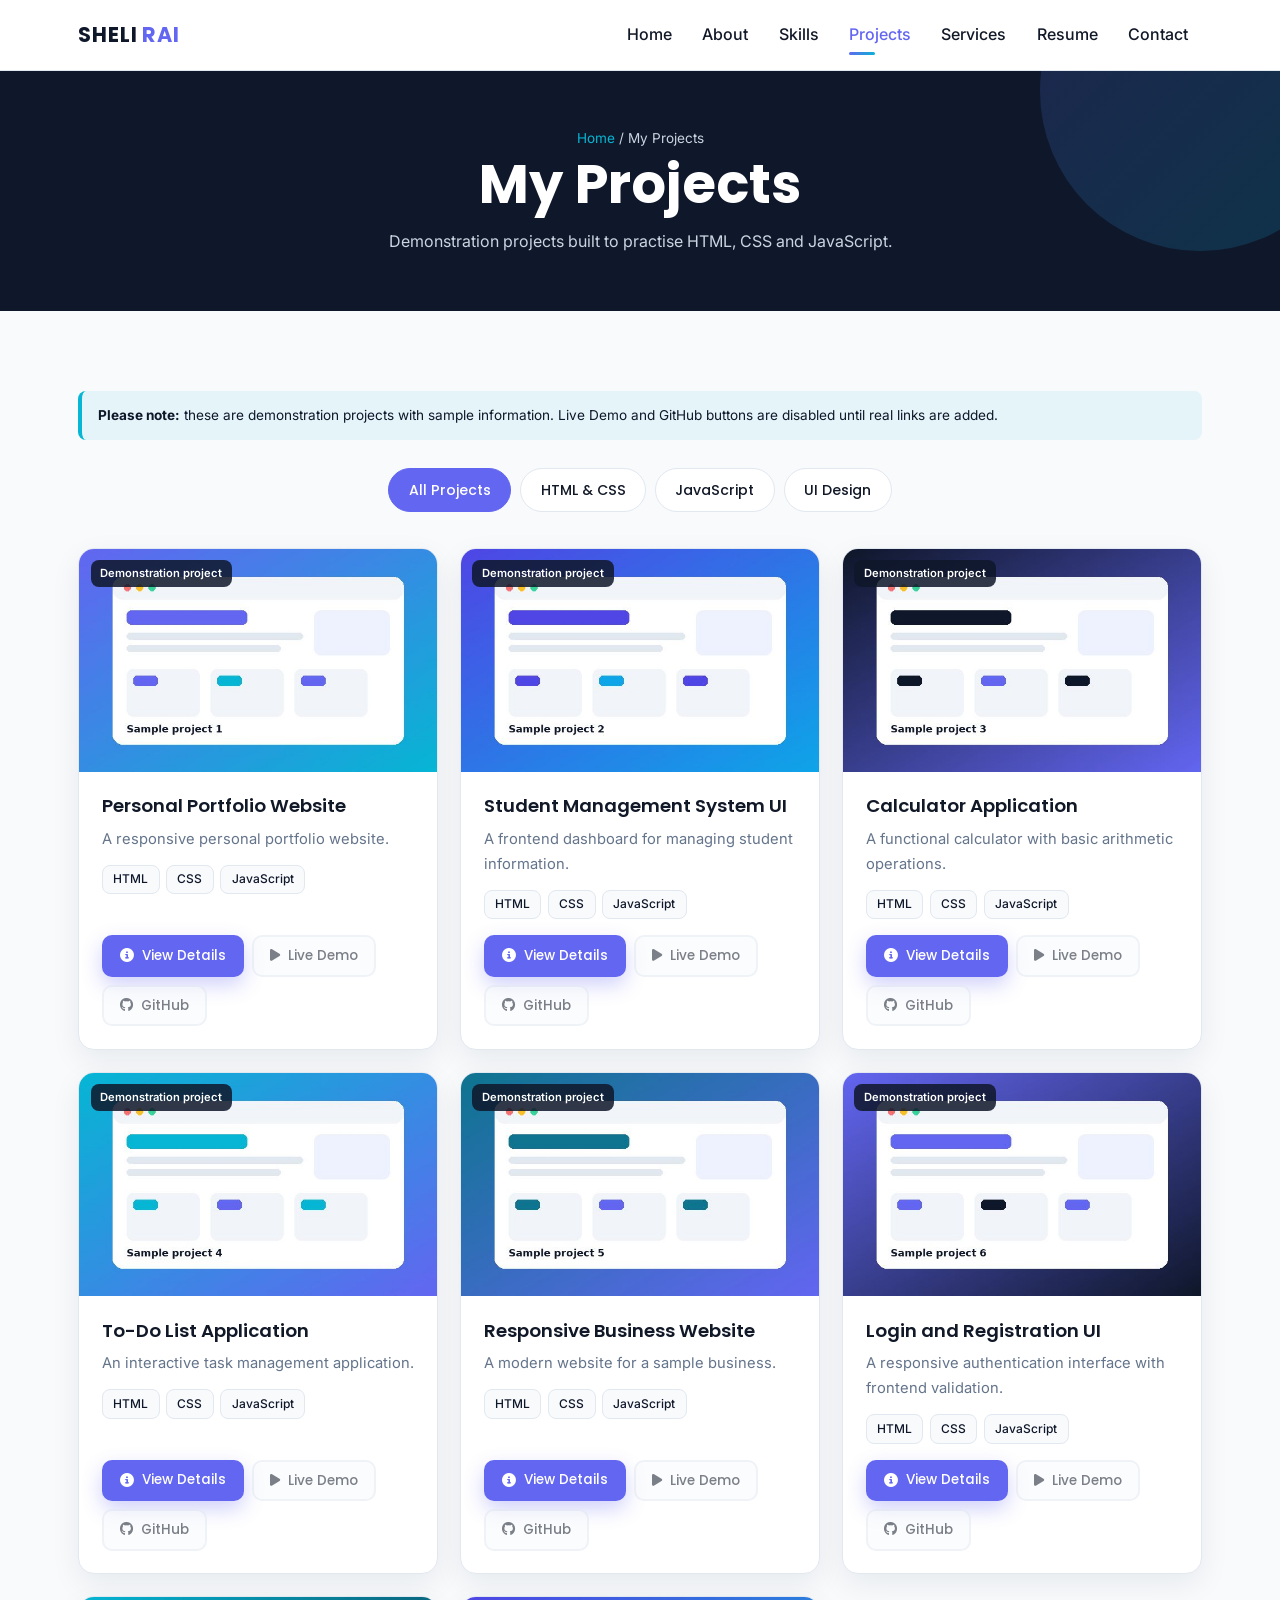
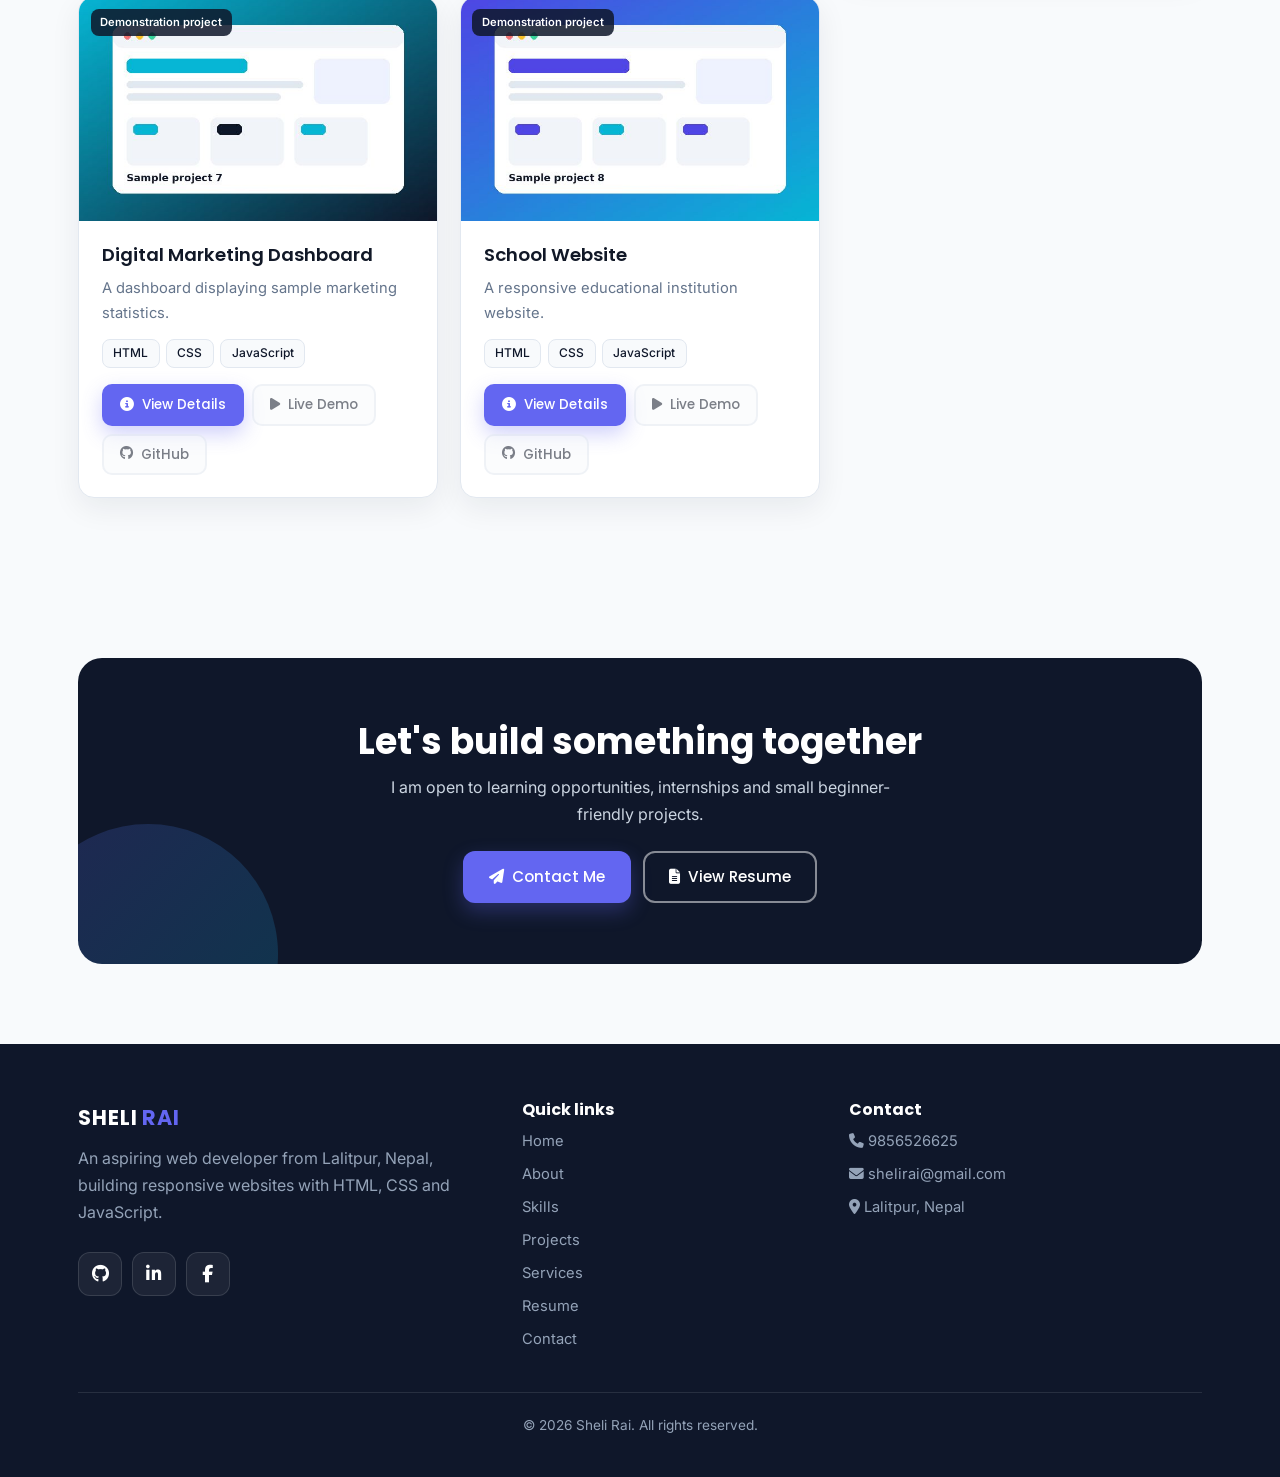
<file: projects.html>
<!DOCTYPE html>
<html lang="en">
<head>
  <meta charset="UTF-8">
  <meta name="viewport" content="width=device-width, initial-scale=1">
  <title>Projects | Sheli Rai</title>
  <meta name="description" content="Demonstration web projects by Sheli Rai: calculator, to-do list, dashboards, responsive websites and more.">
  <meta name="theme-color" content="#6366F1">
  <!-- Open Graph (social sharing) -->
  <meta property="og:type" content="website">
  <meta property="og:title" content="Projects | Sheli Rai">
  <meta property="og:description" content="Demonstration web projects by Sheli Rai: calculator, to-do list, dashboards, responsive websites and more.">
  <meta property="og:image" content="assets/images/og-image.jpg">
  <link rel="icon" type="image/svg+xml" href="assets/icons/favicon.svg">
  <!-- Google Fonts: Poppins (headings) + Inter (body) -->
  <link rel="preconnect" href="https://fonts.googleapis.com">
  <link rel="preconnect" href="https://fonts.gstatic.com" crossorigin>
  <link href="https://fonts.googleapis.com/css2?family=Inter:wght@400;500;600;700&family=Poppins:wght@400;500;600;700&display=swap" rel="stylesheet">
  <!-- Font Awesome icons -->
  <link rel="stylesheet" href="https://cdnjs.cloudflare.com/ajax/libs/font-awesome/6.5.2/css/all.min.css">
  <link rel="stylesheet" href="assets/css/style.css">
  <link rel="stylesheet" href="assets/css/responsive.css">
  <link rel="stylesheet" href="assets/css/animations.css">
</head>
<body>
<a class="skip-link" href="#main">Skip to main content</a>
<!-- ===== HEADER (same on every page) ===== -->
<header class="site-header">
  <div class="container nav">
    <a href="index.html" class="logo" aria-label="Sheli Rai - home">SHELI<span> RAI</span></a>
    <button class="menu-toggle" aria-label="Toggle navigation menu" aria-expanded="false" aria-controls="nav-links"><i class="fa-solid fa-bars"></i></button>
    <ul class="nav-links" id="nav-links">
      <li><a href="index.html">Home</a></li>
      <li><a href="about.html">About</a></li>
      <li><a href="skills.html">Skills</a></li>
      <li><a href="projects.html" class="active" aria-current="page">Projects</a></li>
      <li><a href="services.html">Services</a></li>
      <li><a href="resume.html">Resume</a></li>
      <li><a href="contact.html">Contact</a></li>
    </ul>
  </div>
</header>
<main id="main">
<section class="page-banner"><div class="container">
  <p class="breadcrumb"><a href="index.html">Home</a> / My Projects</p>
  <h1>My Projects</h1><p>Demonstration projects built to practise HTML, CSS and JavaScript.</p></div></section>
<section class="section"><div class="container">
  <p class="note" data-reveal><strong>Please note:</strong> these are demonstration projects with sample information. Live Demo and GitHub buttons are disabled until real links are added.</p>
  <div class="filters" role="group" aria-label="Filter projects" style="margin-top:1.8rem">
    <button class="filter-btn active" type="button" data-filter="all" aria-pressed="true">All Projects</button>
    <button class="filter-btn" type="button" data-filter="html-css" aria-pressed="false">HTML & CSS</button>
    <button class="filter-btn" type="button" data-filter="javascript" aria-pressed="false">JavaScript</button>
    <button class="filter-btn" type="button" data-filter="ui-design" aria-pressed="false">UI Design</button>
  </div>
  <div class="grid grid-3" id="project-grid">
    <article class="card project" data-category="html-css javascript ui-design" data-long="A multi-page personal portfolio built with semantic HTML, a custom CSS design system and small JavaScript features such as a mobile menu and scroll animations." data-reveal data-delay="0">
      <div class="thumb"><img src="assets/images/project-1.jpg" alt="Sample preview of the Personal Portfolio Website project" loading="lazy" width="640" height="400"><span class="demo-flag">Demonstration project</span></div>
      <div class="project-body"><h3>Personal Portfolio Website</h3><p>A responsive personal portfolio website.</p><div class="tags"><span class="tag">HTML</span><span class="tag">CSS</span><span class="tag">JavaScript</span></div>
        <div class="project-actions">
          <button class="btn btn-primary btn-sm" type="button" data-details><i class="fa-solid fa-circle-info"></i> View Details</button>
          <a class="btn btn-ghost btn-sm" href="#" aria-disabled="true" title="Live demo not available yet"><i class="fa-solid fa-play"></i> Live Demo</a>
          <a class="btn btn-ghost btn-sm" href="#" aria-disabled="true" title="GitHub link not added yet"><i class="fa-brands fa-github"></i> GitHub</a>
        </div></div></article>
    <article class="card project" data-category="javascript ui-design" data-long="A frontend-only dashboard layout with student tables, search and form screens. It uses sample data only and has no database behind it." data-reveal data-delay="1">
      <div class="thumb"><img src="assets/images/project-2.jpg" alt="Sample preview of the Student Management System UI project" loading="lazy" width="640" height="400"><span class="demo-flag">Demonstration project</span></div>
      <div class="project-body"><h3>Student Management System UI</h3><p>A frontend dashboard for managing student information.</p><div class="tags"><span class="tag">HTML</span><span class="tag">CSS</span><span class="tag">JavaScript</span></div>
        <div class="project-actions">
          <button class="btn btn-primary btn-sm" type="button" data-details><i class="fa-solid fa-circle-info"></i> View Details</button>
          <a class="btn btn-ghost btn-sm" href="#" aria-disabled="true" title="Live demo not available yet"><i class="fa-solid fa-play"></i> Live Demo</a>
          <a class="btn btn-ghost btn-sm" href="#" aria-disabled="true" title="GitHub link not added yet"><i class="fa-brands fa-github"></i> GitHub</a>
        </div></div></article>
    <article class="card project" data-category="javascript" data-long="A calculator that adds, subtracts, multiplies and divides. It practises DOM events, functions and handling user input." data-reveal data-delay="2">
      <div class="thumb"><img src="assets/images/project-3.jpg" alt="Sample preview of the Calculator Application project" loading="lazy" width="640" height="400"><span class="demo-flag">Demonstration project</span></div>
      <div class="project-body"><h3>Calculator Application</h3><p>A functional calculator with basic arithmetic operations.</p><div class="tags"><span class="tag">HTML</span><span class="tag">CSS</span><span class="tag">JavaScript</span></div>
        <div class="project-actions">
          <button class="btn btn-primary btn-sm" type="button" data-details><i class="fa-solid fa-circle-info"></i> View Details</button>
          <a class="btn btn-ghost btn-sm" href="#" aria-disabled="true" title="Live demo not available yet"><i class="fa-solid fa-play"></i> Live Demo</a>
          <a class="btn btn-ghost btn-sm" href="#" aria-disabled="true" title="GitHub link not added yet"><i class="fa-brands fa-github"></i> GitHub</a>
        </div></div></article>
    <article class="card project" data-category="javascript" data-long="Add, complete and delete tasks. A good exercise in arrays, event handling and updating the page with JavaScript." data-reveal data-delay="0">
      <div class="thumb"><img src="assets/images/project-4.jpg" alt="Sample preview of the To-Do List Application project" loading="lazy" width="640" height="400"><span class="demo-flag">Demonstration project</span></div>
      <div class="project-body"><h3>To-Do List Application</h3><p>An interactive task management application.</p><div class="tags"><span class="tag">HTML</span><span class="tag">CSS</span><span class="tag">JavaScript</span></div>
        <div class="project-actions">
          <button class="btn btn-primary btn-sm" type="button" data-details><i class="fa-solid fa-circle-info"></i> View Details</button>
          <a class="btn btn-ghost btn-sm" href="#" aria-disabled="true" title="Live demo not available yet"><i class="fa-solid fa-play"></i> Live Demo</a>
          <a class="btn btn-ghost btn-sm" href="#" aria-disabled="true" title="GitHub link not added yet"><i class="fa-brands fa-github"></i> GitHub</a>
        </div></div></article>
    <article class="card project" data-category="html-css ui-design" data-long="A sample company website with a hero, services, pricing and contact sections that adapts from phone to desktop using CSS Grid and Flexbox." data-reveal data-delay="1">
      <div class="thumb"><img src="assets/images/project-5.jpg" alt="Sample preview of the Responsive Business Website project" loading="lazy" width="640" height="400"><span class="demo-flag">Demonstration project</span></div>
      <div class="project-body"><h3>Responsive Business Website</h3><p>A modern website for a sample business.</p><div class="tags"><span class="tag">HTML</span><span class="tag">CSS</span><span class="tag">JavaScript</span></div>
        <div class="project-actions">
          <button class="btn btn-primary btn-sm" type="button" data-details><i class="fa-solid fa-circle-info"></i> View Details</button>
          <a class="btn btn-ghost btn-sm" href="#" aria-disabled="true" title="Live demo not available yet"><i class="fa-solid fa-play"></i> Live Demo</a>
          <a class="btn btn-ghost btn-sm" href="#" aria-disabled="true" title="GitHub link not added yet"><i class="fa-brands fa-github"></i> GitHub</a>
        </div></div></article>
    <article class="card project" data-category="javascript ui-design" data-long="Login and sign-up forms with client-side validation messages. It does not connect to a server, so no real accounts are created." data-reveal data-delay="2">
      <div class="thumb"><img src="assets/images/project-6.jpg" alt="Sample preview of the Login and Registration UI project" loading="lazy" width="640" height="400"><span class="demo-flag">Demonstration project</span></div>
      <div class="project-body"><h3>Login and Registration UI</h3><p>A responsive authentication interface with frontend validation.</p><div class="tags"><span class="tag">HTML</span><span class="tag">CSS</span><span class="tag">JavaScript</span></div>
        <div class="project-actions">
          <button class="btn btn-primary btn-sm" type="button" data-details><i class="fa-solid fa-circle-info"></i> View Details</button>
          <a class="btn btn-ghost btn-sm" href="#" aria-disabled="true" title="Live demo not available yet"><i class="fa-solid fa-play"></i> Live Demo</a>
          <a class="btn btn-ghost btn-sm" href="#" aria-disabled="true" title="GitHub link not added yet"><i class="fa-brands fa-github"></i> GitHub</a>
        </div></div></article>
    <article class="card project" data-category="ui-design html-css" data-long="A dashboard layout with stat cards and chart-style blocks showing made-up sample numbers for practising layout and visual hierarchy." data-reveal data-delay="0">
      <div class="thumb"><img src="assets/images/project-7.jpg" alt="Sample preview of the Digital Marketing Dashboard project" loading="lazy" width="640" height="400"><span class="demo-flag">Demonstration project</span></div>
      <div class="project-body"><h3>Digital Marketing Dashboard</h3><p>A dashboard displaying sample marketing statistics.</p><div class="tags"><span class="tag">HTML</span><span class="tag">CSS</span><span class="tag">JavaScript</span></div>
        <div class="project-actions">
          <button class="btn btn-primary btn-sm" type="button" data-details><i class="fa-solid fa-circle-info"></i> View Details</button>
          <a class="btn btn-ghost btn-sm" href="#" aria-disabled="true" title="Live demo not available yet"><i class="fa-solid fa-play"></i> Live Demo</a>
          <a class="btn btn-ghost btn-sm" href="#" aria-disabled="true" title="GitHub link not added yet"><i class="fa-brands fa-github"></i> GitHub</a>
        </div></div></article>
    <article class="card project" data-category="html-css" data-long="A sample school website with pages for about, courses and contact. Focus: clean HTML structure and responsive CSS." data-reveal data-delay="1">
      <div class="thumb"><img src="assets/images/project-8.jpg" alt="Sample preview of the School Website project" loading="lazy" width="640" height="400"><span class="demo-flag">Demonstration project</span></div>
      <div class="project-body"><h3>School Website</h3><p>A responsive educational institution website.</p><div class="tags"><span class="tag">HTML</span><span class="tag">CSS</span><span class="tag">JavaScript</span></div>
        <div class="project-actions">
          <button class="btn btn-primary btn-sm" type="button" data-details><i class="fa-solid fa-circle-info"></i> View Details</button>
          <a class="btn btn-ghost btn-sm" href="#" aria-disabled="true" title="Live demo not available yet"><i class="fa-solid fa-play"></i> Live Demo</a>
          <a class="btn btn-ghost btn-sm" href="#" aria-disabled="true" title="GitHub link not added yet"><i class="fa-brands fa-github"></i> GitHub</a>
        </div></div></article>
  </div>
</div></section>
<!-- Details pop-up (filled by projects.js) -->
<div class="modal" id="project-modal" role="dialog" aria-modal="true" aria-labelledby="modal-title">
  <div class="modal-box"><button class="modal-close" type="button" aria-label="Close details"><i class="fa-solid fa-xmark"></i></button>
    <img src="assets/images/project-1.jpg" alt="">
    <div class="modal-content"><h3 id="modal-title"></h3><div class="tags" id="modal-tags"></div><p id="modal-desc"></p>
      <p class="note">Demonstration project. No live demo or repository is published yet.</p></div></div></div>
<section class="section"><div class="container"><div class="cta" data-reveal>
  <h2>Let's build something together</h2>
  <p>I am open to learning opportunities, internships and small beginner-friendly projects.</p>
  <div class="btn-row"><a class="btn btn-primary" href="contact.html"><i class="fa-solid fa-paper-plane"></i> Contact Me</a>
  <a class="btn btn-outline" href="resume.html"><i class="fa-solid fa-file-lines"></i> View Resume</a></div></div></div></section>
</main>
<!-- ===== FOOTER (same on every page) ===== -->
<footer class="site-footer">
  <div class="container">
    <div class="footer-grid">
      <div>
        <a href="index.html" class="logo">SHELI<span> RAI</span></a>
        <p>An aspiring web developer from Lalitpur, Nepal, building responsive websites with HTML, CSS and JavaScript.</p>
        <div class="socials"><a href="https://github.com/" target="_blank" rel="noopener noreferrer" aria-label="GitHub (placeholder link - edit in HTML)"><i class="fa-brands fa-github"></i></a><a href="https://www.linkedin.com/" target="_blank" rel="noopener noreferrer" aria-label="LinkedIn (placeholder link - edit in HTML)"><i class="fa-brands fa-linkedin-in"></i></a><a href="https://www.facebook.com/" target="_blank" rel="noopener noreferrer" aria-label="Facebook (placeholder link - edit in HTML)"><i class="fa-brands fa-facebook-f"></i></a></div>
      </div>
      <div><h4>Quick links</h4><ul><li><a href="index.html">Home</a></li><li><a href="about.html">About</a></li><li><a href="skills.html">Skills</a></li><li><a href="projects.html">Projects</a></li><li><a href="services.html">Services</a></li><li><a href="resume.html">Resume</a></li><li><a href="contact.html">Contact</a></li></ul></div>
      <div><h4>Contact</h4><ul>
        <li><i class="fa-solid fa-phone"></i> <a href="tel:+9779856526625">9856526625</a></li>
        <li><i class="fa-solid fa-envelope"></i> <a href="mailto:shelirai@gmail.com">shelirai@gmail.com</a></li>
        <li><i class="fa-solid fa-location-dot"></i> Lalitpur, Nepal</li></ul></div>
    </div>
    <p class="footer-bottom">&copy; <span class="year">2026</span> Sheli Rai. All rights reserved.</p>
  </div>
</footer>
<button class="to-top" id="back-to-top" aria-label="Back to top"><i class="fa-solid fa-arrow-up"></i></button>
<script src="assets/js/main.js"></script>
<script src="assets/js/projects.js"></script>
</body>
</html>
</file>
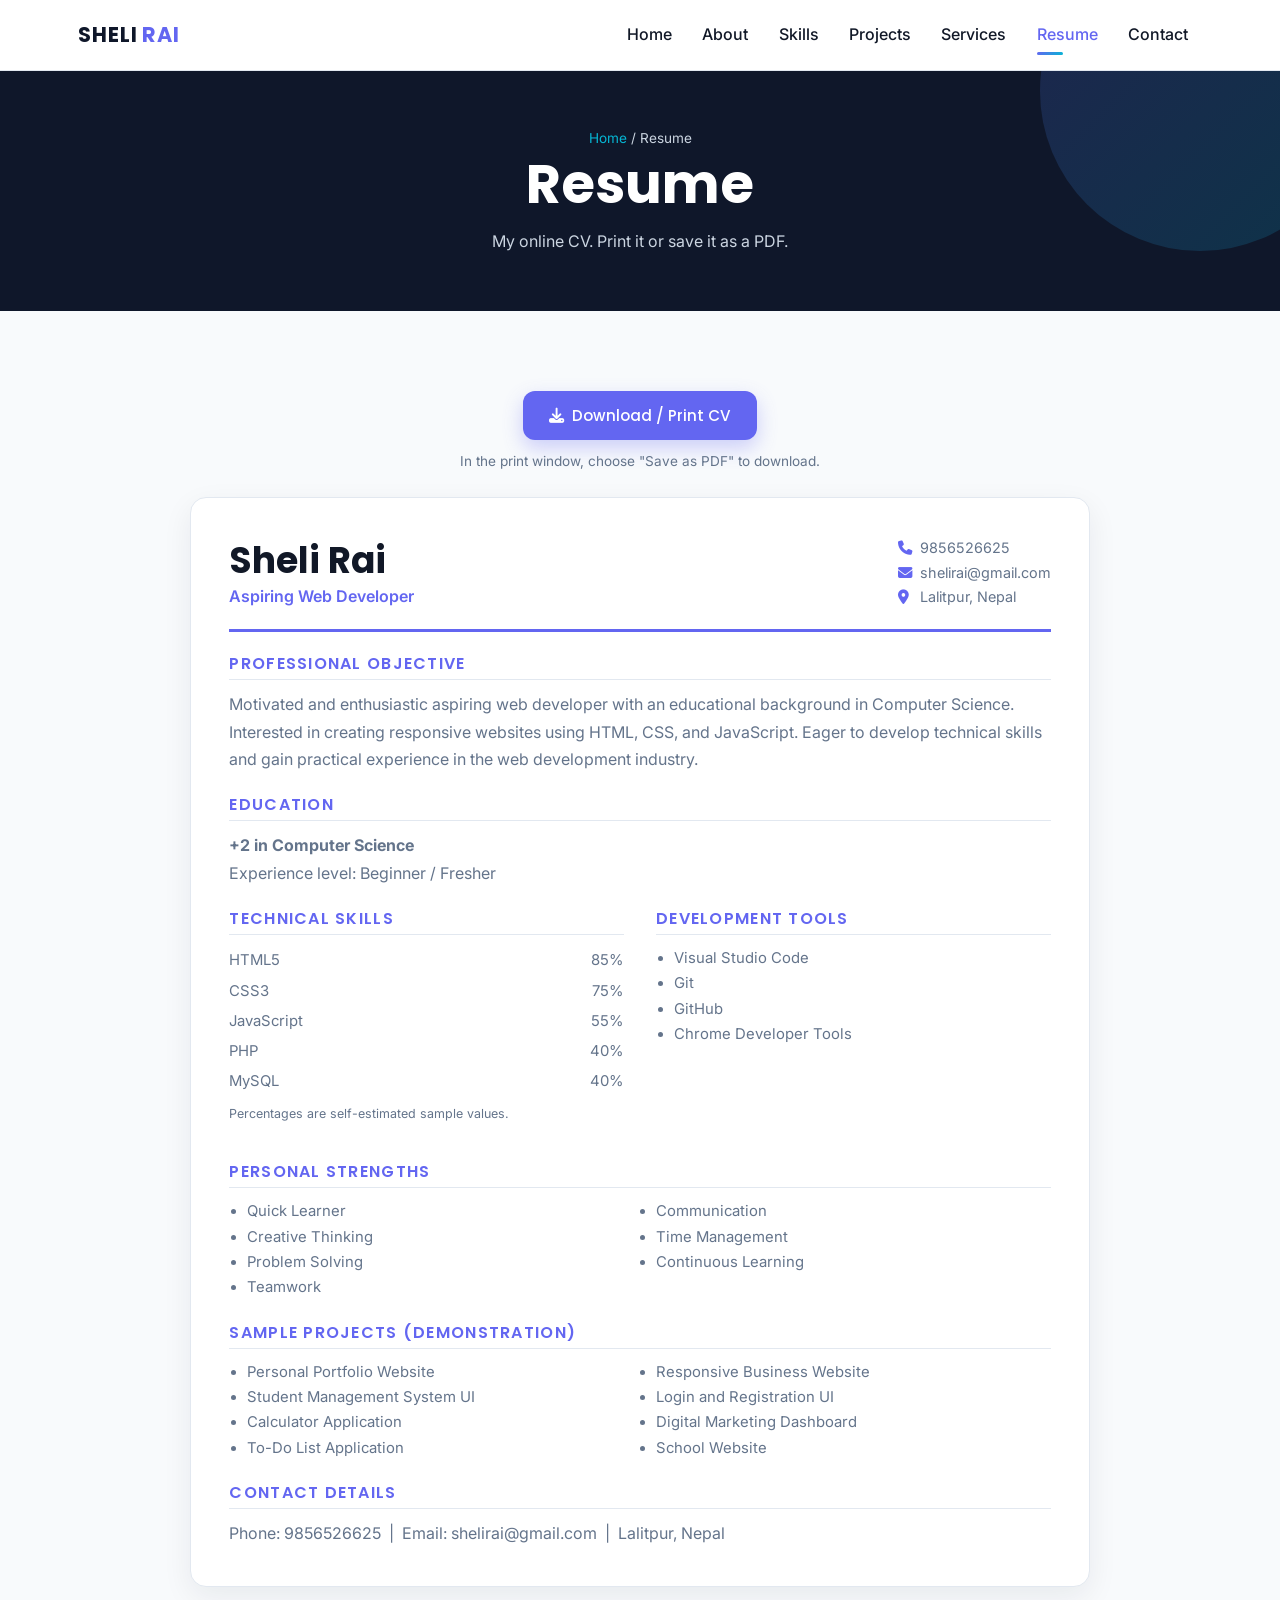
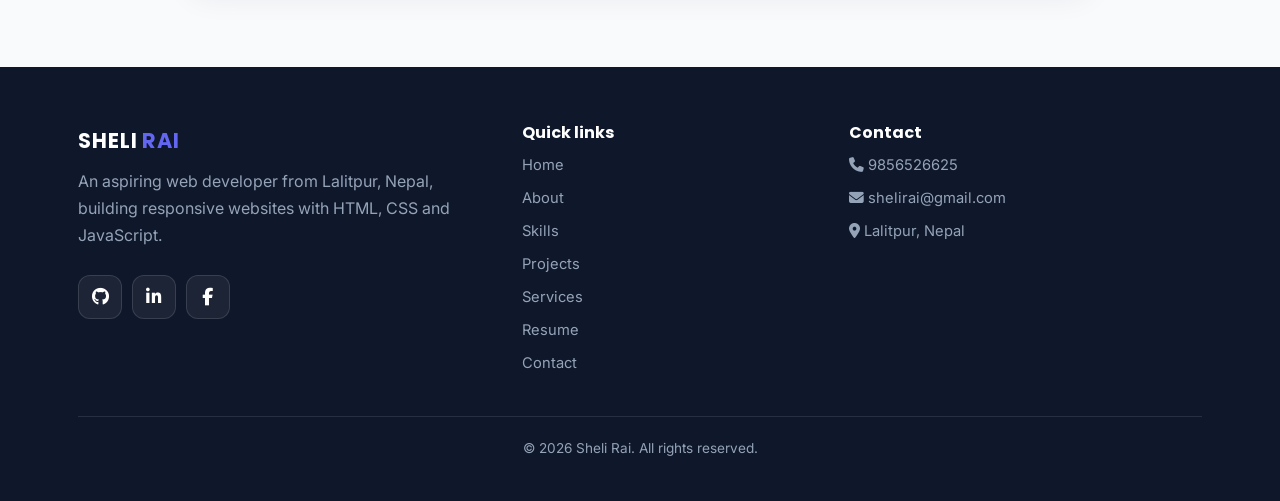
<file: resume.html>
<!DOCTYPE html>
<html lang="en">
<head>
  <meta charset="UTF-8">
  <meta name="viewport" content="width=device-width, initial-scale=1">
  <title>Resume | Sheli Rai</title>
  <meta name="description" content="Online resume of Sheli Rai, an aspiring web developer with a +2 in Computer Science. Print or save as PDF.">
  <meta name="theme-color" content="#6366F1">
  <!-- Open Graph (social sharing) -->
  <meta property="og:type" content="website">
  <meta property="og:title" content="Resume | Sheli Rai">
  <meta property="og:description" content="Online resume of Sheli Rai, an aspiring web developer with a +2 in Computer Science. Print or save as PDF.">
  <meta property="og:image" content="assets/images/og-image.jpg">
  <link rel="icon" type="image/svg+xml" href="assets/icons/favicon.svg">
  <!-- Google Fonts: Poppins (headings) + Inter (body) -->
  <link rel="preconnect" href="https://fonts.googleapis.com">
  <link rel="preconnect" href="https://fonts.gstatic.com" crossorigin>
  <link href="https://fonts.googleapis.com/css2?family=Inter:wght@400;500;600;700&family=Poppins:wght@400;500;600;700&display=swap" rel="stylesheet">
  <!-- Font Awesome icons -->
  <link rel="stylesheet" href="https://cdnjs.cloudflare.com/ajax/libs/font-awesome/6.5.2/css/all.min.css">
  <link rel="stylesheet" href="assets/css/style.css">
  <link rel="stylesheet" href="assets/css/responsive.css">
  <link rel="stylesheet" href="assets/css/animations.css">
</head>
<body>
<a class="skip-link" href="#main">Skip to main content</a>
<!-- ===== HEADER (same on every page) ===== -->
<header class="site-header">
  <div class="container nav">
    <a href="index.html" class="logo" aria-label="Sheli Rai - home">SHELI<span> RAI</span></a>
    <button class="menu-toggle" aria-label="Toggle navigation menu" aria-expanded="false" aria-controls="nav-links"><i class="fa-solid fa-bars"></i></button>
    <ul class="nav-links" id="nav-links">
      <li><a href="index.html">Home</a></li>
      <li><a href="about.html">About</a></li>
      <li><a href="skills.html">Skills</a></li>
      <li><a href="projects.html">Projects</a></li>
      <li><a href="services.html">Services</a></li>
      <li><a href="resume.html" class="active" aria-current="page">Resume</a></li>
      <li><a href="contact.html">Contact</a></li>
    </ul>
  </div>
</header>
<main id="main">
<section class="page-banner"><div class="container">
  <p class="breadcrumb"><a href="index.html">Home</a> / Resume</p>
  <h1>Resume</h1><p>My online CV. Print it or save it as a PDF.</p></div></section>
<section class="section"><div class="container">
  <div class="print-bar"><button class="btn btn-primary" type="button" data-print><i class="fa-solid fa-download"></i> Download / Print CV</button>
  <p style="font-size:.85rem;margin-top:.6rem">In the print window, choose "Save as PDF" to download.</p></div>
  <article class="cv" data-reveal>
    <div class="cv-head"><div><h2>Sheli Rai</h2><p class="cv-title">Aspiring Web Developer</p></div>
      <ul class="cv-contact"><li><i class="fa-solid fa-phone"></i> 9856526625</li><li><i class="fa-solid fa-envelope"></i> shelirai@gmail.com</li><li><i class="fa-solid fa-location-dot"></i> Lalitpur, Nepal</li></ul></div>
    <section><h3 class="cv-h">Professional Objective</h3><p>Motivated and enthusiastic aspiring web developer with an educational background in Computer Science. Interested in creating responsive websites using HTML, CSS, and JavaScript. Eager to develop technical skills and gain practical experience in the web development industry.</p></section>
    <section><h3 class="cv-h">Education</h3><p style="margin:0"><strong>+2 in Computer Science</strong><br>Experience level: Beginner / Fresher</p></section>
    <div class="cv-cols">
      <section><h3 class="cv-h">Technical Skills</h3>
        <div class="cv-skill"><span>HTML5</span><span>85%</span></div><div class="cv-skill"><span>CSS3</span><span>75%</span></div><div class="cv-skill"><span>JavaScript</span><span>55%</span></div>
        <div class="cv-skill"><span>PHP</span><span>40%</span></div><div class="cv-skill"><span>MySQL</span><span>40%</span></div>
        <p style="font-size:.78rem;margin-top:.4rem">Percentages are self-estimated sample values.</p></section>
      <section><h3 class="cv-h">Development Tools</h3><ul class="plain"><li>Visual Studio Code</li><li>Git</li><li>GitHub</li><li>Chrome Developer Tools</li></ul></section>
    </div>
    <section><h3 class="cv-h">Personal Strengths</h3><ul class="plain" style="columns:2"><li>Quick Learner</li><li>Creative Thinking</li><li>Problem Solving</li><li>Teamwork</li><li>Communication</li><li>Time Management</li><li>Continuous Learning</li></ul></section>
    <section><h3 class="cv-h">Sample Projects (demonstration)</h3><ul class="plain" style="columns:2"><li>Personal Portfolio Website</li><li>Student Management System UI</li><li>Calculator Application</li><li>To-Do List Application</li><li>Responsive Business Website</li><li>Login and Registration UI</li><li>Digital Marketing Dashboard</li><li>School Website</li></ul></section>
    <section><h3 class="cv-h">Contact Details</h3><p style="margin:0">Phone: 9856526625 &nbsp;|&nbsp; Email: shelirai@gmail.com &nbsp;|&nbsp; Lalitpur, Nepal</p></section>
  </article></div></section>
</main>
<!-- ===== FOOTER (same on every page) ===== -->
<footer class="site-footer">
  <div class="container">
    <div class="footer-grid">
      <div>
        <a href="index.html" class="logo">SHELI<span> RAI</span></a>
        <p>An aspiring web developer from Lalitpur, Nepal, building responsive websites with HTML, CSS and JavaScript.</p>
        <div class="socials"><a href="https://github.com/" target="_blank" rel="noopener noreferrer" aria-label="GitHub (placeholder link - edit in HTML)"><i class="fa-brands fa-github"></i></a><a href="https://www.linkedin.com/" target="_blank" rel="noopener noreferrer" aria-label="LinkedIn (placeholder link - edit in HTML)"><i class="fa-brands fa-linkedin-in"></i></a><a href="https://www.facebook.com/" target="_blank" rel="noopener noreferrer" aria-label="Facebook (placeholder link - edit in HTML)"><i class="fa-brands fa-facebook-f"></i></a></div>
      </div>
      <div><h4>Quick links</h4><ul><li><a href="index.html">Home</a></li><li><a href="about.html">About</a></li><li><a href="skills.html">Skills</a></li><li><a href="projects.html">Projects</a></li><li><a href="services.html">Services</a></li><li><a href="resume.html">Resume</a></li><li><a href="contact.html">Contact</a></li></ul></div>
      <div><h4>Contact</h4><ul>
        <li><i class="fa-solid fa-phone"></i> <a href="tel:+9779856526625">9856526625</a></li>
        <li><i class="fa-solid fa-envelope"></i> <a href="mailto:shelirai@gmail.com">shelirai@gmail.com</a></li>
        <li><i class="fa-solid fa-location-dot"></i> Lalitpur, Nepal</li></ul></div>
    </div>
    <p class="footer-bottom">&copy; <span class="year">2026</span> Sheli Rai. All rights reserved.</p>
  </div>
</footer>
<button class="to-top" id="back-to-top" aria-label="Back to top"><i class="fa-solid fa-arrow-up"></i></button>
<script src="assets/js/main.js"></script>
</body>
</html>
</file>
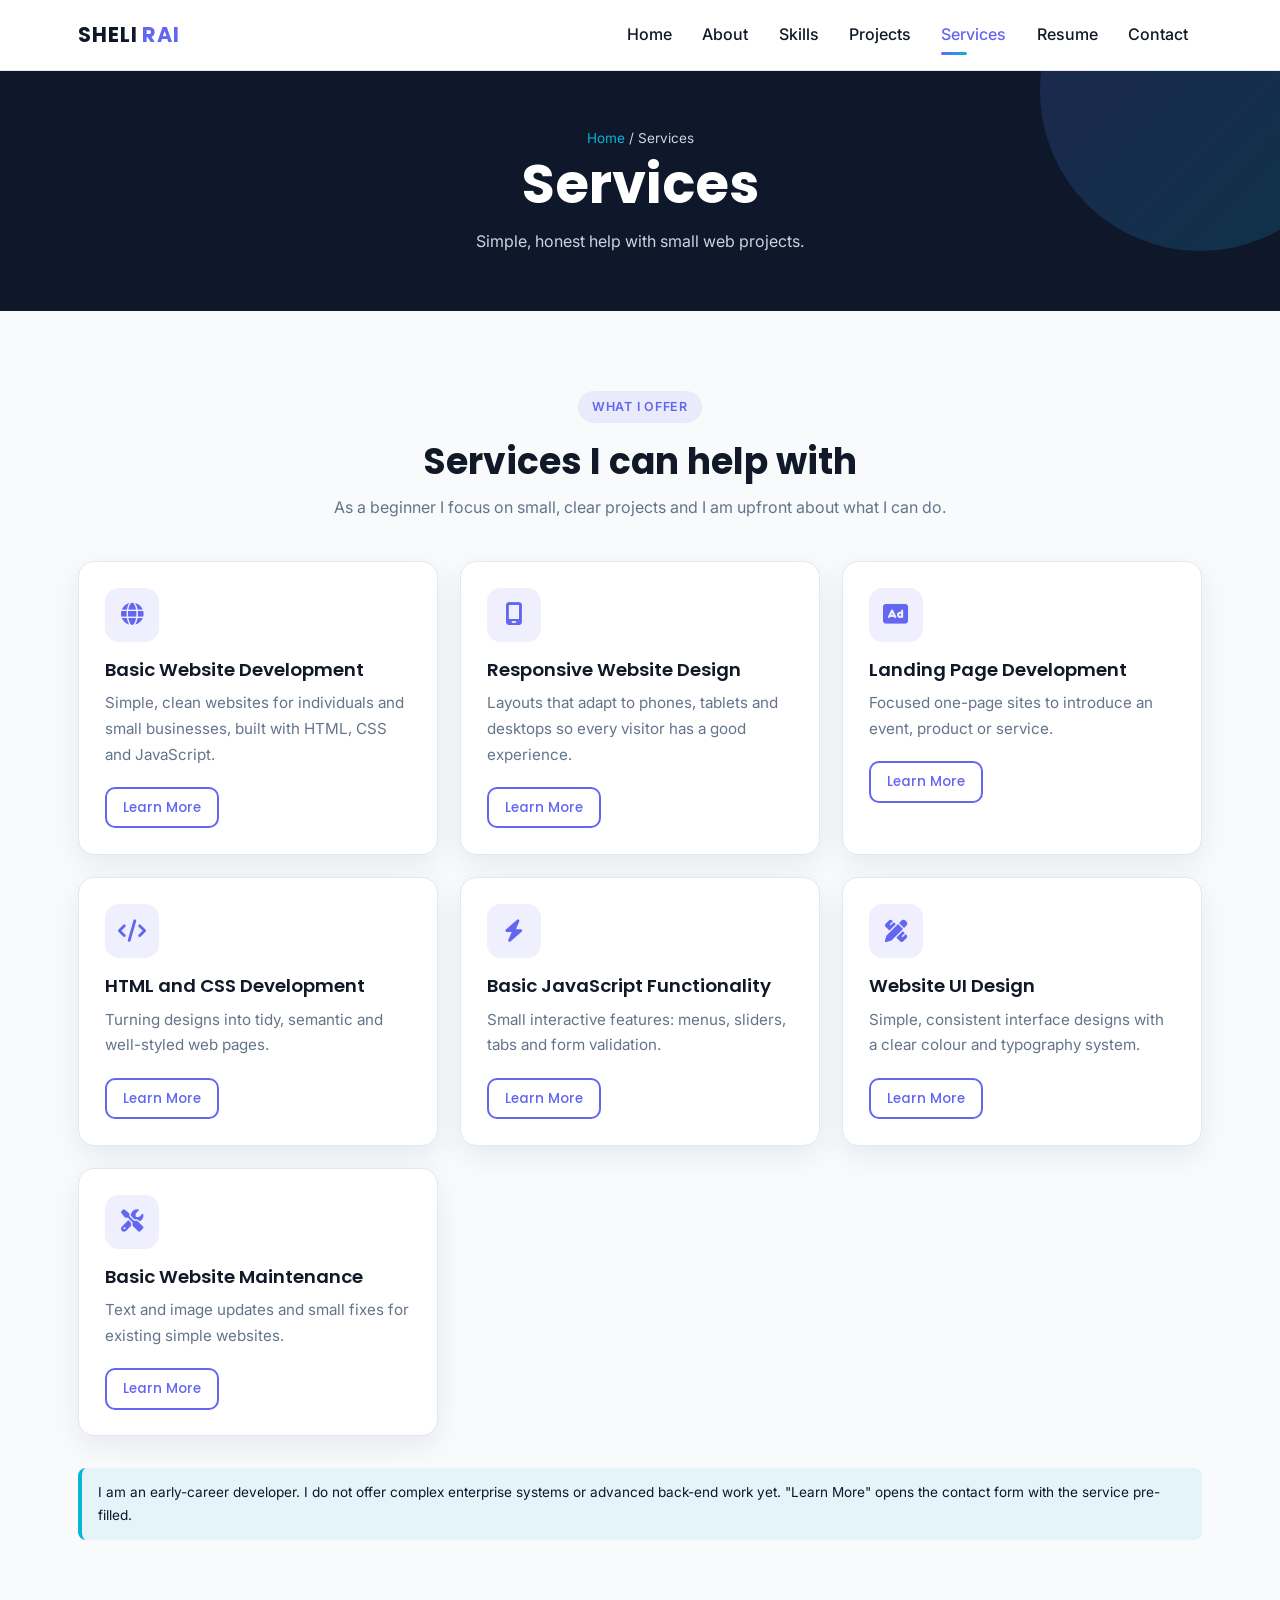
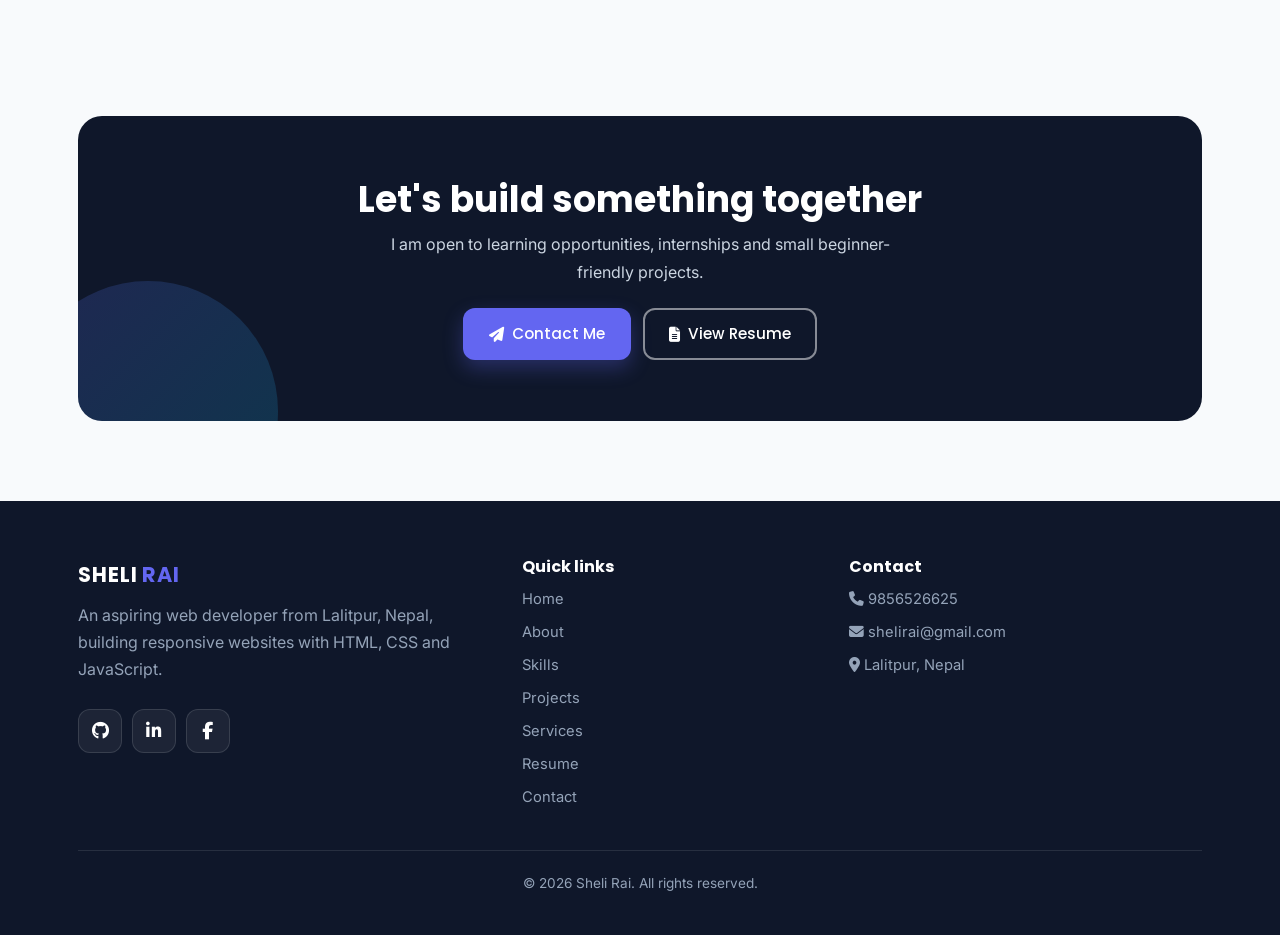
<file: services.html>
<!DOCTYPE html>
<html lang="en">
<head>
  <meta charset="UTF-8">
  <meta name="viewport" content="width=device-width, initial-scale=1">
  <title>Services | Sheli Rai</title>
  <meta name="description" content="Beginner-friendly web services by Sheli Rai: responsive websites, landing pages, HTML/CSS development and basic maintenance.">
  <meta name="theme-color" content="#6366F1">
  <!-- Open Graph (social sharing) -->
  <meta property="og:type" content="website">
  <meta property="og:title" content="Services | Sheli Rai">
  <meta property="og:description" content="Beginner-friendly web services by Sheli Rai: responsive websites, landing pages, HTML/CSS development and basic maintenance.">
  <meta property="og:image" content="assets/images/og-image.jpg">
  <link rel="icon" type="image/svg+xml" href="assets/icons/favicon.svg">
  <!-- Google Fonts: Poppins (headings) + Inter (body) -->
  <link rel="preconnect" href="https://fonts.googleapis.com">
  <link rel="preconnect" href="https://fonts.gstatic.com" crossorigin>
  <link href="https://fonts.googleapis.com/css2?family=Inter:wght@400;500;600;700&family=Poppins:wght@400;500;600;700&display=swap" rel="stylesheet">
  <!-- Font Awesome icons -->
  <link rel="stylesheet" href="https://cdnjs.cloudflare.com/ajax/libs/font-awesome/6.5.2/css/all.min.css">
  <link rel="stylesheet" href="assets/css/style.css">
  <link rel="stylesheet" href="assets/css/responsive.css">
  <link rel="stylesheet" href="assets/css/animations.css">
</head>
<body>
<a class="skip-link" href="#main">Skip to main content</a>
<!-- ===== HEADER (same on every page) ===== -->
<header class="site-header">
  <div class="container nav">
    <a href="index.html" class="logo" aria-label="Sheli Rai - home">SHELI<span> RAI</span></a>
    <button class="menu-toggle" aria-label="Toggle navigation menu" aria-expanded="false" aria-controls="nav-links"><i class="fa-solid fa-bars"></i></button>
    <ul class="nav-links" id="nav-links">
      <li><a href="index.html">Home</a></li>
      <li><a href="about.html">About</a></li>
      <li><a href="skills.html">Skills</a></li>
      <li><a href="projects.html">Projects</a></li>
      <li><a href="services.html" class="active" aria-current="page">Services</a></li>
      <li><a href="resume.html">Resume</a></li>
      <li><a href="contact.html">Contact</a></li>
    </ul>
  </div>
</header>
<main id="main">
<section class="page-banner"><div class="container">
  <p class="breadcrumb"><a href="index.html">Home</a> / Services</p>
  <h1>Services</h1><p>Simple, honest help with small web projects.</p></div></section>
<section class="section"><div class="container">
  <div class="section-head" data-reveal><span class="badge-pill">WHAT I OFFER</span><h2>Services I can help with</h2><p>As a beginner I focus on small, clear projects and I am upfront about what I can do.</p></div>
  <div class="grid grid-3">
    <article class="card service" data-reveal data-delay="0"><div class="icon-box"><i class="fa-solid fa-globe"></i></div><h3>Basic Website Development</h3><p>Simple, clean websites for individuals and small businesses, built with HTML, CSS and JavaScript.</p>
      <a class="btn btn-outline btn-sm" href="contact.html?service=Basic%20Website%20Development">Learn More</a></article>
    <article class="card service" data-reveal data-delay="1"><div class="icon-box"><i class="fa-solid fa-mobile-screen"></i></div><h3>Responsive Website Design</h3><p>Layouts that adapt to phones, tablets and desktops so every visitor has a good experience.</p>
      <a class="btn btn-outline btn-sm" href="contact.html?service=Responsive%20Website%20Design">Learn More</a></article>
    <article class="card service" data-reveal data-delay="2"><div class="icon-box"><i class="fa-solid fa-rectangle-ad"></i></div><h3>Landing Page Development</h3><p>Focused one-page sites to introduce an event, product or service.</p>
      <a class="btn btn-outline btn-sm" href="contact.html?service=Landing%20Page%20Development">Learn More</a></article>
    <article class="card service" data-reveal data-delay="0"><div class="icon-box"><i class="fa-solid fa-code"></i></div><h3>HTML and CSS Development</h3><p>Turning designs into tidy, semantic and well-styled web pages.</p>
      <a class="btn btn-outline btn-sm" href="contact.html?service=HTML%20and%20CSS%20Development">Learn More</a></article>
    <article class="card service" data-reveal data-delay="1"><div class="icon-box"><i class="fa-solid fa-bolt"></i></div><h3>Basic JavaScript Functionality</h3><p>Small interactive features: menus, sliders, tabs and form validation.</p>
      <a class="btn btn-outline btn-sm" href="contact.html?service=Basic%20JavaScript%20Functionality">Learn More</a></article>
    <article class="card service" data-reveal data-delay="2"><div class="icon-box"><i class="fa-solid fa-pen-ruler"></i></div><h3>Website UI Design</h3><p>Simple, consistent interface designs with a clear colour and typography system.</p>
      <a class="btn btn-outline btn-sm" href="contact.html?service=Website%20UI%20Design">Learn More</a></article>
    <article class="card service" data-reveal data-delay="0"><div class="icon-box"><i class="fa-solid fa-screwdriver-wrench"></i></div><h3>Basic Website Maintenance</h3><p>Text and image updates and small fixes for existing simple websites.</p>
      <a class="btn btn-outline btn-sm" href="contact.html?service=Basic%20Website%20Maintenance">Learn More</a></article>
  </div>
  <p class="note" style="margin-top:2rem" data-reveal>I am an early-career developer. I do not offer complex enterprise systems or advanced back-end work yet. "Learn More" opens the contact form with the service pre-filled.</p>
</div></section>
<section class="section"><div class="container"><div class="cta" data-reveal>
  <h2>Let's build something together</h2>
  <p>I am open to learning opportunities, internships and small beginner-friendly projects.</p>
  <div class="btn-row"><a class="btn btn-primary" href="contact.html"><i class="fa-solid fa-paper-plane"></i> Contact Me</a>
  <a class="btn btn-outline" href="resume.html"><i class="fa-solid fa-file-lines"></i> View Resume</a></div></div></div></section>
</main>
<!-- ===== FOOTER (same on every page) ===== -->
<footer class="site-footer">
  <div class="container">
    <div class="footer-grid">
      <div>
        <a href="index.html" class="logo">SHELI<span> RAI</span></a>
        <p>An aspiring web developer from Lalitpur, Nepal, building responsive websites with HTML, CSS and JavaScript.</p>
        <div class="socials"><a href="https://github.com/" target="_blank" rel="noopener noreferrer" aria-label="GitHub (placeholder link - edit in HTML)"><i class="fa-brands fa-github"></i></a><a href="https://www.linkedin.com/" target="_blank" rel="noopener noreferrer" aria-label="LinkedIn (placeholder link - edit in HTML)"><i class="fa-brands fa-linkedin-in"></i></a><a href="https://www.facebook.com/" target="_blank" rel="noopener noreferrer" aria-label="Facebook (placeholder link - edit in HTML)"><i class="fa-brands fa-facebook-f"></i></a></div>
      </div>
      <div><h4>Quick links</h4><ul><li><a href="index.html">Home</a></li><li><a href="about.html">About</a></li><li><a href="skills.html">Skills</a></li><li><a href="projects.html">Projects</a></li><li><a href="services.html">Services</a></li><li><a href="resume.html">Resume</a></li><li><a href="contact.html">Contact</a></li></ul></div>
      <div><h4>Contact</h4><ul>
        <li><i class="fa-solid fa-phone"></i> <a href="tel:+9779856526625">9856526625</a></li>
        <li><i class="fa-solid fa-envelope"></i> <a href="mailto:shelirai@gmail.com">shelirai@gmail.com</a></li>
        <li><i class="fa-solid fa-location-dot"></i> Lalitpur, Nepal</li></ul></div>
    </div>
    <p class="footer-bottom">&copy; <span class="year">2026</span> Sheli Rai. All rights reserved.</p>
  </div>
</footer>
<button class="to-top" id="back-to-top" aria-label="Back to top"><i class="fa-solid fa-arrow-up"></i></button>
<script src="assets/js/main.js"></script>
</body>
</html>
</file>
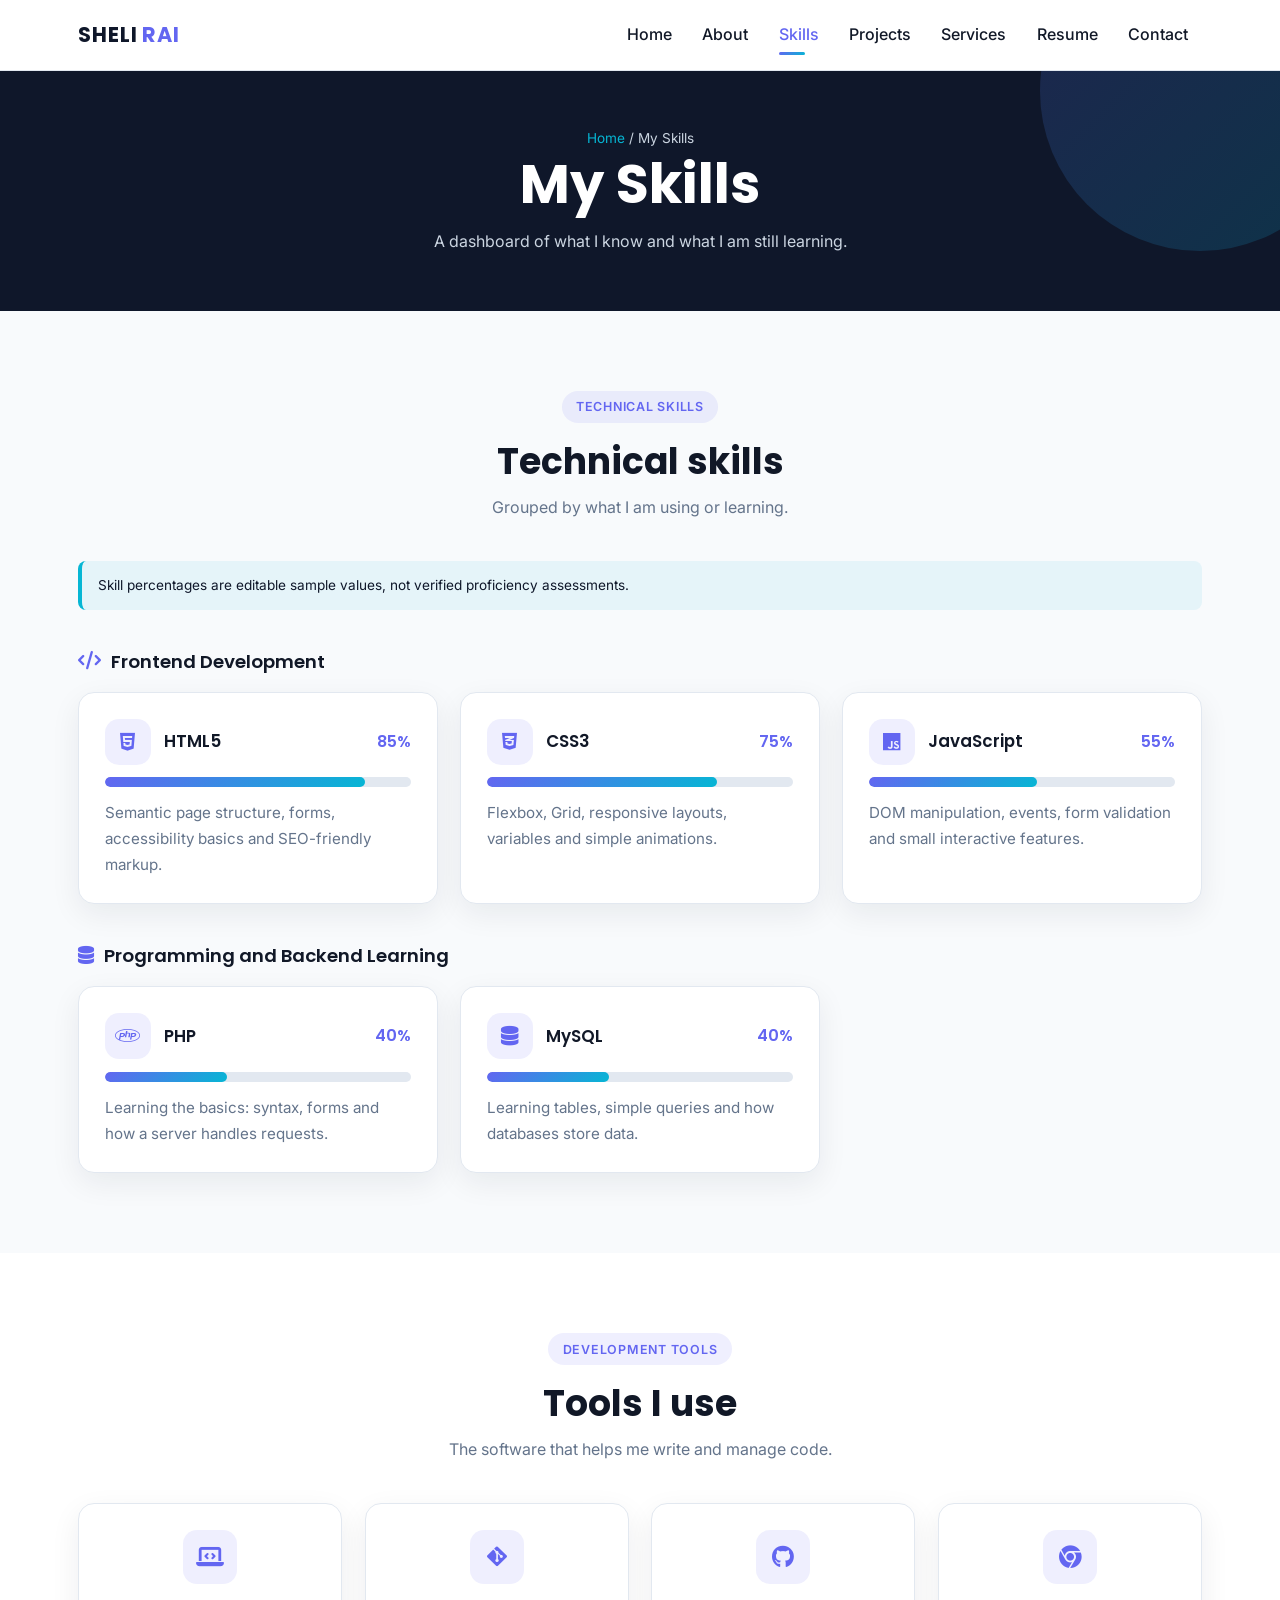
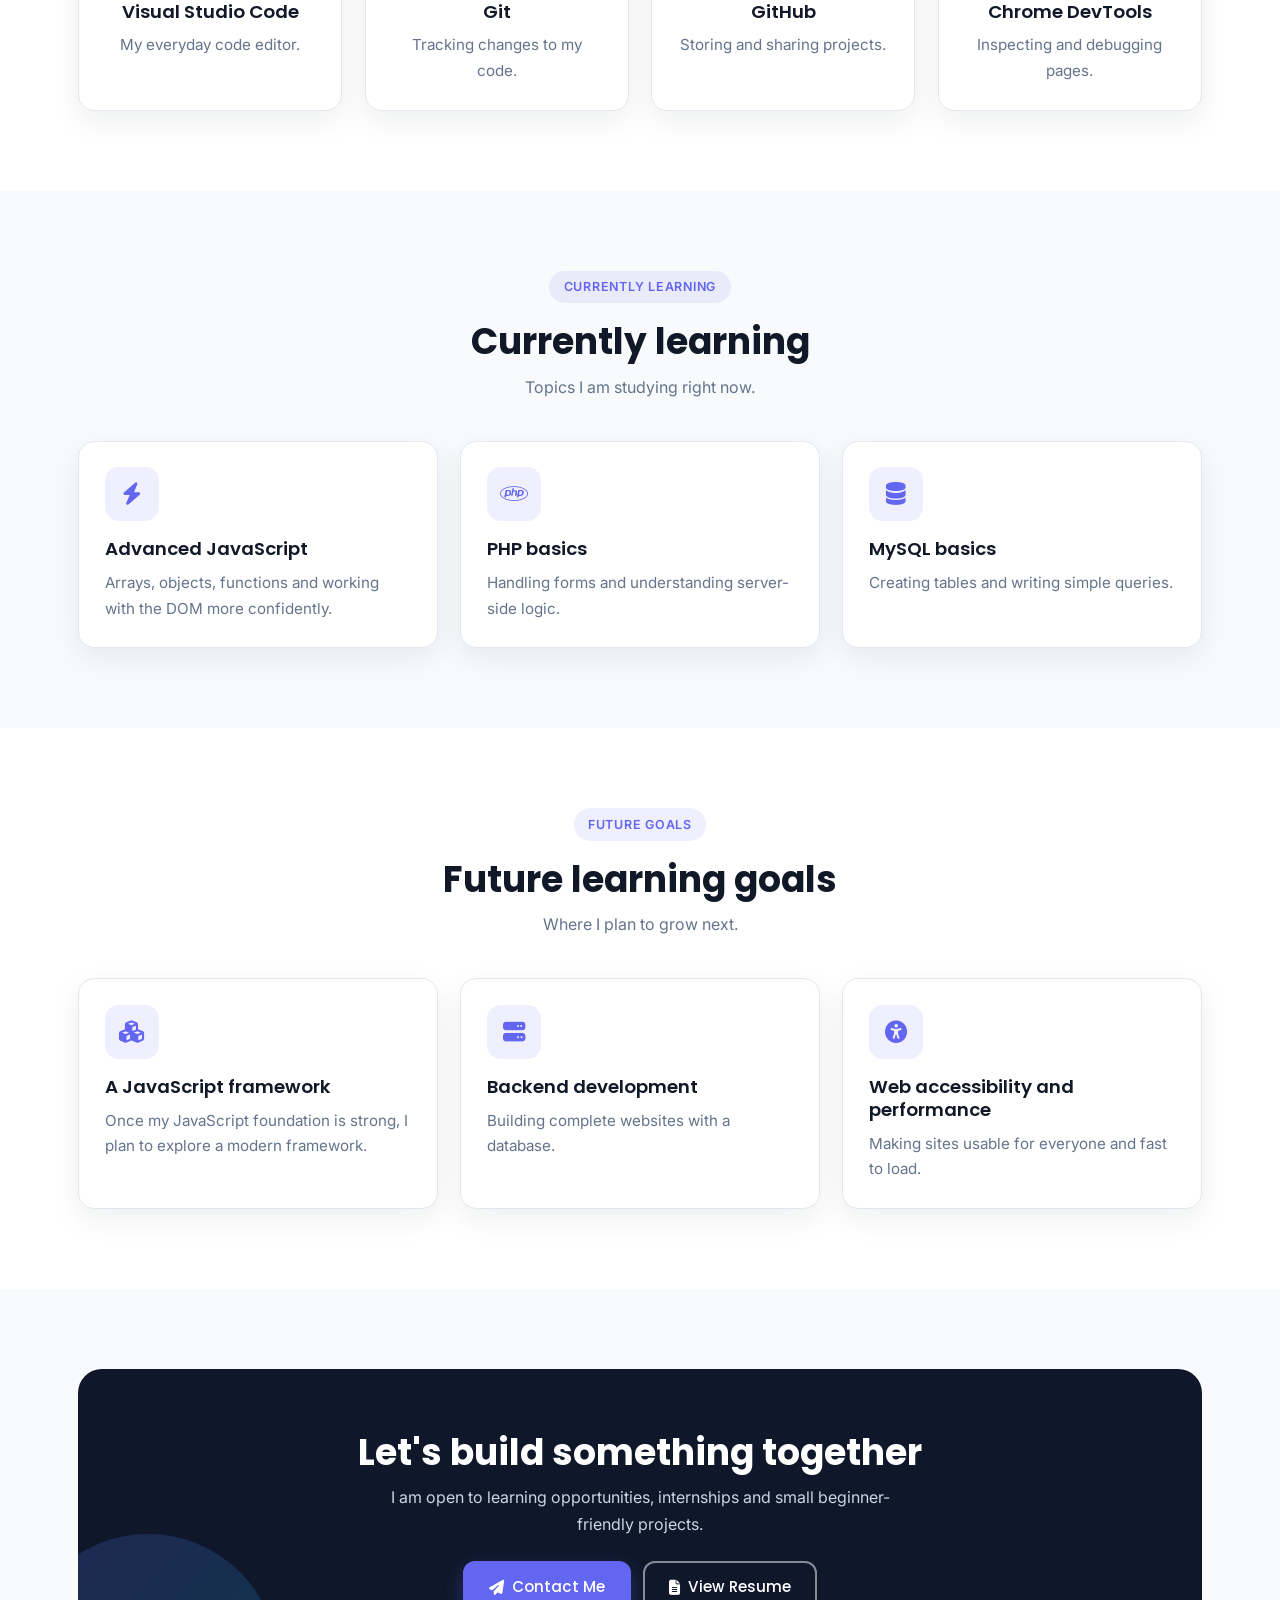
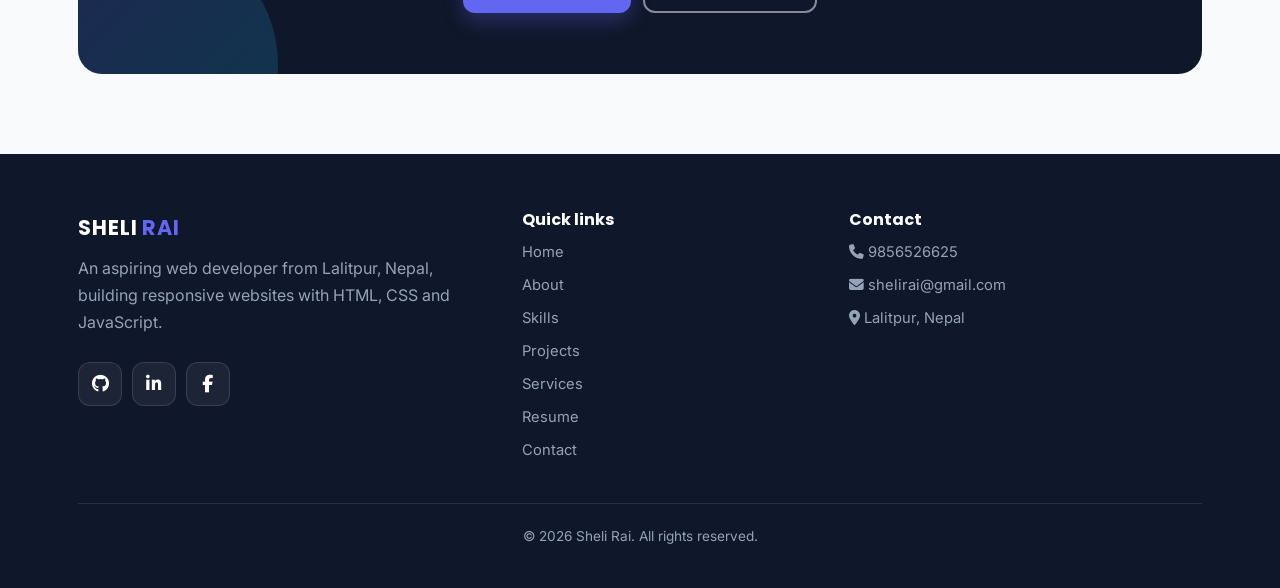
<file: skills.html>
<!DOCTYPE html>
<html lang="en">
<head>
  <meta charset="UTF-8">
  <meta name="viewport" content="width=device-width, initial-scale=1">
  <title>Skills | Sheli Rai</title>
  <meta name="description" content="Technical skills of Sheli Rai: HTML5, CSS3, JavaScript, PHP, MySQL and development tools.">
  <meta name="theme-color" content="#6366F1">
  <!-- Open Graph (social sharing) -->
  <meta property="og:type" content="website">
  <meta property="og:title" content="Skills | Sheli Rai">
  <meta property="og:description" content="Technical skills of Sheli Rai: HTML5, CSS3, JavaScript, PHP, MySQL and development tools.">
  <meta property="og:image" content="assets/images/og-image.jpg">
  <link rel="icon" type="image/svg+xml" href="assets/icons/favicon.svg">
  <!-- Google Fonts: Poppins (headings) + Inter (body) -->
  <link rel="preconnect" href="https://fonts.googleapis.com">
  <link rel="preconnect" href="https://fonts.gstatic.com" crossorigin>
  <link href="https://fonts.googleapis.com/css2?family=Inter:wght@400;500;600;700&family=Poppins:wght@400;500;600;700&display=swap" rel="stylesheet">
  <!-- Font Awesome icons -->
  <link rel="stylesheet" href="https://cdnjs.cloudflare.com/ajax/libs/font-awesome/6.5.2/css/all.min.css">
  <link rel="stylesheet" href="assets/css/style.css">
  <link rel="stylesheet" href="assets/css/responsive.css">
  <link rel="stylesheet" href="assets/css/animations.css">
</head>
<body>
<a class="skip-link" href="#main">Skip to main content</a>
<!-- ===== HEADER (same on every page) ===== -->
<header class="site-header">
  <div class="container nav">
    <a href="index.html" class="logo" aria-label="Sheli Rai - home">SHELI<span> RAI</span></a>
    <button class="menu-toggle" aria-label="Toggle navigation menu" aria-expanded="false" aria-controls="nav-links"><i class="fa-solid fa-bars"></i></button>
    <ul class="nav-links" id="nav-links">
      <li><a href="index.html">Home</a></li>
      <li><a href="about.html">About</a></li>
      <li><a href="skills.html" class="active" aria-current="page">Skills</a></li>
      <li><a href="projects.html">Projects</a></li>
      <li><a href="services.html">Services</a></li>
      <li><a href="resume.html">Resume</a></li>
      <li><a href="contact.html">Contact</a></li>
    </ul>
  </div>
</header>
<main id="main">
<section class="page-banner"><div class="container">
  <p class="breadcrumb"><a href="index.html">Home</a> / My Skills</p>
  <h1>My Skills</h1><p>A dashboard of what I know and what I am still learning.</p></div></section>
<section class="section"><div class="container">
  <div class="section-head" data-reveal><span class="badge-pill">TECHNICAL SKILLS</span><h2>Technical skills</h2><p>Grouped by what I am using or learning.</p></div>
  <p class="note" data-reveal>Skill percentages are editable sample values, not verified proficiency assessments.</p>
  <h3 class="cat-title"><i class="fa-solid fa-code"></i> Frontend Development</h3>
  <div class="grid grid-3">
    <article class="card skill" data-reveal data-delay="0">
      <div class="skill-top"><div class="icon-box"><i class="fa-brands fa-html5"></i></div><h3>HTML5</h3><span class="pct">85%</span></div>
      <div class="bar" role="progressbar" aria-label="HTML5 skill level (sample value)" aria-valuenow="85" aria-valuemin="0" aria-valuemax="100"><div class="bar-fill" data-level="85"></div></div>
      <p>Semantic page structure, forms, accessibility basics and SEO-friendly markup.</p></article>
    <article class="card skill" data-reveal data-delay="1">
      <div class="skill-top"><div class="icon-box"><i class="fa-brands fa-css3-alt"></i></div><h3>CSS3</h3><span class="pct">75%</span></div>
      <div class="bar" role="progressbar" aria-label="CSS3 skill level (sample value)" aria-valuenow="75" aria-valuemin="0" aria-valuemax="100"><div class="bar-fill" data-level="75"></div></div>
      <p>Flexbox, Grid, responsive layouts, variables and simple animations.</p></article>
    <article class="card skill" data-reveal data-delay="2">
      <div class="skill-top"><div class="icon-box"><i class="fa-brands fa-js"></i></div><h3>JavaScript</h3><span class="pct">55%</span></div>
      <div class="bar" role="progressbar" aria-label="JavaScript skill level (sample value)" aria-valuenow="55" aria-valuemin="0" aria-valuemax="100"><div class="bar-fill" data-level="55"></div></div>
      <p>DOM manipulation, events, form validation and small interactive features.</p></article>
  </div>
  <h3 class="cat-title"><i class="fa-solid fa-database"></i> Programming and Backend Learning</h3>
  <div class="grid grid-3">
    <article class="card skill" data-reveal data-delay="0">
      <div class="skill-top"><div class="icon-box"><i class="fa-brands fa-php"></i></div><h3>PHP</h3><span class="pct">40%</span></div>
      <div class="bar" role="progressbar" aria-label="PHP skill level (sample value)" aria-valuenow="40" aria-valuemin="0" aria-valuemax="100"><div class="bar-fill" data-level="40"></div></div>
      <p>Learning the basics: syntax, forms and how a server handles requests.</p></article>
    <article class="card skill" data-reveal data-delay="1">
      <div class="skill-top"><div class="icon-box"><i class="fa-solid fa-database"></i></div><h3>MySQL</h3><span class="pct">40%</span></div>
      <div class="bar" role="progressbar" aria-label="MySQL skill level (sample value)" aria-valuenow="40" aria-valuemin="0" aria-valuemax="100"><div class="bar-fill" data-level="40"></div></div>
      <p>Learning tables, simple queries and how databases store data.</p></article>
  </div>

</div></section>
<section class="section section-alt"><div class="container">
  <div class="section-head" data-reveal><span class="badge-pill">DEVELOPMENT TOOLS</span><h2>Tools I use</h2><p>The software that helps me write and manage code.</p></div>
  <div class="grid grid-4">
    <article class="card tool" data-reveal data-delay="0"><div class="icon-box"><i class="fa-solid fa-laptop-code"></i></div><h3>Visual Studio Code</h3><p>My everyday code editor.</p></article>
    <article class="card tool" data-reveal data-delay="1"><div class="icon-box"><i class="fa-brands fa-git-alt"></i></div><h3>Git</h3><p>Tracking changes to my code.</p></article>
    <article class="card tool" data-reveal data-delay="2"><div class="icon-box"><i class="fa-brands fa-github"></i></div><h3>GitHub</h3><p>Storing and sharing projects.</p></article>
    <article class="card tool" data-reveal data-delay="3"><div class="icon-box"><i class="fa-brands fa-chrome"></i></div><h3>Chrome DevTools</h3><p>Inspecting and debugging pages.</p></article>
  </div>
</div></section>
<section class="section"><div class="container">
  <div class="section-head" data-reveal><span class="badge-pill">CURRENTLY LEARNING</span><h2>Currently learning</h2><p>Topics I am studying right now.</p></div>
  <div class="grid grid-3">
    <article class="card" data-reveal data-delay="0"><div class="icon-box"><i class="fa-solid fa-bolt"></i></div><h3>Advanced JavaScript</h3><p>Arrays, objects, functions and working with the DOM more confidently.</p></article>
    <article class="card" data-reveal data-delay="1"><div class="icon-box"><i class="fa-brands fa-php"></i></div><h3>PHP basics</h3><p>Handling forms and understanding server-side logic.</p></article>
    <article class="card" data-reveal data-delay="2"><div class="icon-box"><i class="fa-solid fa-database"></i></div><h3>MySQL basics</h3><p>Creating tables and writing simple queries.</p></article>
  </div>
</div></section>
<section class="section section-alt"><div class="container">
  <div class="section-head" data-reveal><span class="badge-pill">FUTURE GOALS</span><h2>Future learning goals</h2><p>Where I plan to grow next.</p></div>
  <div class="grid grid-3">
    <article class="card" data-reveal data-delay="0"><div class="icon-box"><i class="fa-solid fa-cubes"></i></div><h3>A JavaScript framework</h3><p>Once my JavaScript foundation is strong, I plan to explore a modern framework.</p></article>
    <article class="card" data-reveal data-delay="1"><div class="icon-box"><i class="fa-solid fa-server"></i></div><h3>Backend development</h3><p>Building complete websites with a database.</p></article>
    <article class="card" data-reveal data-delay="2"><div class="icon-box"><i class="fa-solid fa-universal-access"></i></div><h3>Web accessibility and performance</h3><p>Making sites usable for everyone and fast to load.</p></article>
  </div>
</div></section>
<section class="section"><div class="container"><div class="cta" data-reveal>
  <h2>Let's build something together</h2>
  <p>I am open to learning opportunities, internships and small beginner-friendly projects.</p>
  <div class="btn-row"><a class="btn btn-primary" href="contact.html"><i class="fa-solid fa-paper-plane"></i> Contact Me</a>
  <a class="btn btn-outline" href="resume.html"><i class="fa-solid fa-file-lines"></i> View Resume</a></div></div></div></section>
</main>
<!-- ===== FOOTER (same on every page) ===== -->
<footer class="site-footer">
  <div class="container">
    <div class="footer-grid">
      <div>
        <a href="index.html" class="logo">SHELI<span> RAI</span></a>
        <p>An aspiring web developer from Lalitpur, Nepal, building responsive websites with HTML, CSS and JavaScript.</p>
        <div class="socials"><a href="https://github.com/" target="_blank" rel="noopener noreferrer" aria-label="GitHub (placeholder link - edit in HTML)"><i class="fa-brands fa-github"></i></a><a href="https://www.linkedin.com/" target="_blank" rel="noopener noreferrer" aria-label="LinkedIn (placeholder link - edit in HTML)"><i class="fa-brands fa-linkedin-in"></i></a><a href="https://www.facebook.com/" target="_blank" rel="noopener noreferrer" aria-label="Facebook (placeholder link - edit in HTML)"><i class="fa-brands fa-facebook-f"></i></a></div>
      </div>
      <div><h4>Quick links</h4><ul><li><a href="index.html">Home</a></li><li><a href="about.html">About</a></li><li><a href="skills.html">Skills</a></li><li><a href="projects.html">Projects</a></li><li><a href="services.html">Services</a></li><li><a href="resume.html">Resume</a></li><li><a href="contact.html">Contact</a></li></ul></div>
      <div><h4>Contact</h4><ul>
        <li><i class="fa-solid fa-phone"></i> <a href="tel:+9779856526625">9856526625</a></li>
        <li><i class="fa-solid fa-envelope"></i> <a href="mailto:shelirai@gmail.com">shelirai@gmail.com</a></li>
        <li><i class="fa-solid fa-location-dot"></i> Lalitpur, Nepal</li></ul></div>
    </div>
    <p class="footer-bottom">&copy; <span class="year">2026</span> Sheli Rai. All rights reserved.</p>
  </div>
</footer>
<button class="to-top" id="back-to-top" aria-label="Back to top"><i class="fa-solid fa-arrow-up"></i></button>
<script src="assets/js/main.js"></script>
</body>
</html>
</file>
<file: assets/css/style.css>
/* ==========================================================
   SHELI RAI PORTFOLIO - MAIN STYLES (mobile-first)
   Edit the colors in :root to re-theme the whole website.
   ========================================================== */
:root {
  --primary: #6366F1;
  --secondary: #0F172A;
  --accent: #06B6D4;
  --bg: #F8FAFC;
  --white: #FFFFFF;
  --heading: #111827;
  --text: #64748B;
  --border: #E2E8F0;
  --hover: #4F46E5;
  --radius: 16px;
  --shadow: 0 10px 30px rgba(15, 23, 42, .07);
  --shadow-lg: 0 18px 45px rgba(99, 102, 241, .18);
  --grad: linear-gradient(135deg, #6366F1 0%, #06B6D4 100%);
  --header-h: 70px;
}

*,
*::before,
*::after {
  box-sizing: border-box
}

html {
  scroll-behavior: smooth;
  scroll-padding-top: calc(var(--header-h) + 10px);
  -webkit-text-size-adjust: 100%
}

body {
  margin: 0;
  font-family: 'Inter', system-ui, sans-serif;
  font-weight: 400;
  color: var(--text);
  background: var(--bg);
  line-height: 1.7;
  overflow-x: hidden
}

img {
  max-width: 100%;
  height: auto;
  display: block
}

h1,
h2,
h3,
h4 {
  font-family: 'Poppins', sans-serif;
  color: var(--heading);
  line-height: 1.25;
  margin: 0 0 .6rem
}

h1 {
  font-size: clamp(2rem, 7vw, 3.4rem);
  font-weight: 700
}

h2 {
  font-size: clamp(1.55rem, 4.5vw, 2.25rem);
  font-weight: 700
}

h3 {
  font-size: 1.15rem;
  font-weight: 600
}

p {
  margin: 0 0 1rem
}

a {
  color: var(--primary);
  text-decoration: none
}

a:hover {
  color: var(--hover)
}

:focus-visible {
  outline: 3px solid var(--accent);
  outline-offset: 3px;
  border-radius: 6px
}

.skip-link {
  position: absolute;
  left: -999px;
  top: 8px;
  background: var(--secondary);
  color: #fff;
  padding: .6rem 1rem;
  border-radius: 8px;
  z-index: 200
}

.skip-link:focus {
  left: 8px;
  color: #fff
}

.container {
  width: 100%;
  max-width: 1160px;
  margin: 0 auto;
  padding: 0 1.15rem
}

.section {
  padding: 4rem 0
}

.section-alt {
  background: var(--white)
}

.section-head {
  max-width: 640px;
  margin: 0 auto 2.5rem;
  text-align: center
}

.section-head p {
  margin: 0
}

.badge-pill {
  display: inline-block;
  padding: .35rem .9rem;
  border-radius: 999px;
  background: rgba(99, 102, 241, .1);
  color: var(--primary);
  font-size: .78rem;
  font-weight: 600;
  letter-spacing: .06em;
  margin-bottom: 1rem
}

.grid {
  display: grid;
  gap: 1.4rem
}

/* ---------- Buttons ---------- */
.btn {
  display: inline-flex;
  align-items: center;
  justify-content: center;
  gap: .5rem;
  min-height: 46px;
  padding: .7rem 1.5rem;
  border-radius: 12px;
  border: 2px solid transparent;
  font-family: 'Poppins', sans-serif;
  font-weight: 500;
  font-size: .95rem;
  cursor: pointer;
  transition: transform .2s, box-shadow .2s, background .2s, color .2s
}

.btn:hover {
  transform: translateY(-2px)
}

.btn-primary {
  background: var(--primary);
  color: #fff;
  box-shadow: 0 8px 20px rgba(99, 102, 241, .3)
}

.btn-primary:hover {
  background: var(--hover);
  color: #fff
}

.btn-outline {
  background: transparent;
  color: var(--primary);
  border-color: var(--primary)
}

.btn-outline:hover {
  background: var(--primary);
  color: #fff
}

.btn-sm {
  min-height: 40px;
  padding: .45rem 1rem;
  font-size: .85rem;
  border-radius: 10px
}

.btn-ghost {
  background: var(--bg);
  color: var(--heading);
  border-color: var(--border)
}

.btn-ghost:hover {
  background: var(--secondary);
  color: #fff
}

.btn[aria-disabled="true"] {
  opacity: .55;
  cursor: not-allowed
}

.btn[aria-disabled="true"]:hover {
  transform: none;
  background: var(--bg);
  color: var(--heading)
}

.btn-row {
  display: flex;
  flex-wrap: wrap;
  gap: .8rem
}

/* ---------- Header / Navigation ---------- */
.site-header {
  position: sticky;
  top: 0;
  z-index: 100;
  background: rgba(255, 255, 255, .92);
  backdrop-filter: blur(12px);
  border-bottom: 1px solid var(--border)
}

.nav {
  display: flex;
  align-items: center;
  justify-content: space-between;
  height: var(--header-h)
}

.logo {
  font-family: 'Poppins', sans-serif;
  font-weight: 700;
  font-size: 1.3rem;
  color: var(--secondary);
  letter-spacing: .04em
}

.logo span {
  color: var(--primary)
}

.logo:hover {
  color: var(--secondary)
}

.menu-toggle {
  width: 46px;
  height: 46px;
  border: 1px solid var(--border);
  background: var(--white);
  border-radius: 12px;
  font-size: 1.2rem;
  color: var(--secondary);
  cursor: pointer
}

.nav-links {
  list-style: none;
  margin: 0;
  padding: 0;
  position: absolute;
  top: var(--header-h);
  left: 0;
  right: 0;
  background: var(--white);
  border-bottom: 1px solid var(--border);
  box-shadow: var(--shadow);
  display: none;
  flex-direction: column;
  padding: .6rem 1.15rem 1rem
}

.nav-links.open {
  display: flex
}

.nav-links a {
  display: block;
  padding: .8rem .4rem;
  color: var(--heading);
  font-weight: 500;
  border-radius: 8px;
  position: relative
}

.nav-links a:hover,
.nav-links a.active {
  color: var(--primary)
}

.nav-links a.active::after {
  content: "";
  position: absolute;
  left: .4rem;
  bottom: .35rem;
  width: 26px;
  height: 3px;
  border-radius: 3px;
  background: var(--grad)
}

/* ---------- Hero ---------- */
.hero {
  padding: 3rem 0 4rem;
  background: radial-gradient(circle at 85% 10%, rgba(6, 182, 212, .14), transparent 45%), radial-gradient(circle at 5% 90%, rgba(99, 102, 241, .12), transparent 45%), var(--bg)
}

.hero-grid {
  display: grid;
  gap: 3rem;
  align-items: center
}

.hero h1 .name {
  background: var(--grad);
  -webkit-background-clip: text;
  background-clip: text;
  color: transparent
}

.typed-line {
  font-family: 'Poppins', sans-serif;
  font-weight: 600;
  font-size: clamp(1.15rem, 4.5vw, 1.6rem);
  color: var(--secondary);
  min-height: 2.2rem;
  margin-bottom: 1rem
}

.typed-line .cursor {
  display: inline-block;
  width: 2px;
  height: 1.1em;
  background: var(--accent);
  margin-left: 3px;
  vertical-align: -3px;
  animation: blink 1s steps(1) infinite
}

.hero p.lead {
  max-width: 540px;
  font-size: 1.05rem
}

.socials {
  display: flex;
  gap: .6rem;
  margin-top: 1.6rem
}

.socials a {
  width: 44px;
  height: 44px;
  display: grid;
  place-items: center;
  border-radius: 12px;
  border: 1px solid var(--border);
  background: var(--white);
  color: var(--secondary);
  font-size: 1.1rem;
  transition: all .2s
}

.socials a:hover {
  background: var(--primary);
  color: #fff;
  border-color: var(--primary);
  transform: translateY(-3px)
}

.hero-visual {
  position: relative;
  max-width: 380px;
  margin: 0 auto;
  width: 100%
}

.hero-photo {
  position: relative;
  z-index: 2;
  border-radius: 28px;
  overflow: hidden;
  border: 6px solid #fff;
  box-shadow: var(--shadow-lg);
  aspect-ratio: 1/1.1;
  background: var(--grad)
}

.hero-photo img {
  width: 100%;
  height: 100%;
  object-fit: cover
}

.shape {
  position: absolute;
  border-radius: 50%;
  z-index: 1
}

.shape-1 {
  width: 150px;
  height: 150px;
  background: var(--grad);
  opacity: .25;
  top: -30px;
  right: -30px
}

.shape-2 {
  width: 90px;
  height: 90px;
  border: 10px solid rgba(6, 182, 212, .3);
  bottom: -25px;
  left: -25px
}

.float-badge {
  position: absolute;
  z-index: 3;
  display: flex;
  align-items: center;
  gap: .45rem;
  background: #fff;
  padding: .5rem .85rem;
  border-radius: 12px;
  box-shadow: var(--shadow);
  font-family: 'Poppins', sans-serif;
  font-weight: 600;
  font-size: .82rem;
  color: var(--heading);
  animation: float 5s ease-in-out infinite
}

.float-badge i {
  font-size: 1.15rem
}

.fb-html {
  top: 8%;
  left: -4%
}

.fb-html i {
  color: #E34F26
}

.fb-css {
  top: 46%;
  right: -4%;
  animation-delay: 1.2s
}

.fb-css i {
  color: #1572B6
}

.fb-js {
  bottom: 6%;
  left: 2%;
  animation-delay: 2.2s
}

.fb-js i {
  color: #D4A900
}

/* ---------- Cards ---------- */
.card {
  background: var(--white);
  border: 1px solid var(--border);
  border-radius: var(--radius);
  padding: 1.6rem;
  box-shadow: var(--shadow);
  transition: transform .25s, box-shadow .25s, border-color .25s
}

.card:hover {
  transform: translateY(-5px);
  box-shadow: var(--shadow-lg);
  border-color: rgba(99, 102, 241, .35)
}

.icon-box {
  width: 54px;
  height: 54px;
  border-radius: 14px;
  display: grid;
  place-items: center;
  background: rgba(99, 102, 241, .1);
  color: var(--primary);
  font-size: 1.4rem;
  margin-bottom: 1rem;
  transition: all .25s
}

.card:hover .icon-box {
  background: var(--primary);
  color: #fff
}

.card p {
  margin: 0 0 .8rem;
  font-size: .95rem
}

.card p:last-child {
  margin-bottom: 0
}

.tag {
  display: inline-block;
  padding: .22rem .65rem;
  border-radius: 8px;
  background: var(--bg);
  border: 1px solid var(--border);
  color: var(--secondary);
  font-size: .75rem;
  font-weight: 500
}

.tags {
  display: flex;
  flex-wrap: wrap;
  gap: .4rem;
  margin-bottom: 1rem
}

.note {
  font-size: .85rem;
  background: rgba(6, 182, 212, .08);
  border-left: 4px solid var(--accent);
  padding: .8rem 1rem;
  border-radius: 8px;
  color: var(--secondary)
}

/* ---------- Page banner (inner pages) ---------- */
.page-banner {
  padding: 3.5rem 0;
  background: var(--secondary);
  color: #cbd5e1;
  text-align: center;
  position: relative;
  overflow: hidden
}

.page-banner::before {
  content: "";
  position: absolute;
  width: 320px;
  height: 320px;
  border-radius: 50%;
  background: var(--grad);
  opacity: .18;
  top: -140px;
  right: -80px
}

.page-banner h1 {
  color: #fff;
  position: relative
}

.page-banner p {
  max-width: 560px;
  margin: 0 auto;
  position: relative
}

.breadcrumb {
  font-size: .85rem;
  margin-bottom: .8rem;
  position: relative
}

.breadcrumb a {
  color: var(--accent)
}

/* ---------- About ---------- */
.about-grid {
  display: grid;
  gap: 2.5rem;
  align-items: center
}

.about-photo {
  border-radius: 24px;
  overflow: hidden;
  box-shadow: var(--shadow-lg);
  max-width: 420px;
  margin: 0 auto;
  aspect-ratio: 1/1.1;
  background: var(--grad)
}

.about-photo img {
  width: 100%;
  height: 100%;
  object-fit: cover
}

.info-list {
  list-style: none;
  padding: 0;
  margin: 1.2rem 0
}

.info-list li {
  display: flex;
  gap: .7rem;
  padding: .45rem 0;
  border-bottom: 1px dashed var(--border);
  font-size: .95rem
}

.info-list i {
  color: var(--primary);
  width: 20px;
  margin-top: .3rem
}

.info-list strong {
  color: var(--heading);
  min-width: 86px;
  font-weight: 600
}

.timeline {
  position: relative;
  max-width: 760px;
  margin: 0 auto;
  padding-left: 2rem
}

.timeline::before {
  content: "";
  position: absolute;
  left: 8px;
  top: 6px;
  bottom: 6px;
  width: 3px;
  background: linear-gradient(var(--primary), var(--accent));
  border-radius: 3px
}

.t-item {
  position: relative;
  margin-bottom: 1.6rem
}

.t-item::before {
  content: "";
  position: absolute;
  left: -2rem;
  top: .45rem;
  width: 19px;
  height: 19px;
  border-radius: 50%;
  background: #fff;
  border: 4px solid var(--primary)
}

.t-date {
  font-size: .8rem;
  font-weight: 600;
  color: var(--accent);
  margin-bottom: .3rem
}

/* ---------- Skills ---------- */
.skill {
  display: block
}

.skill-top {
  display: flex;
  align-items: center;
  gap: .8rem;
  margin-bottom: .8rem
}

.skill-top .icon-box {
  margin: 0;
  width: 46px;
  height: 46px;
  font-size: 1.25rem;
  flex-shrink: 0
}

.skill-top h3 {
  margin: 0;
  flex: 1;
  font-size: 1.05rem
}

.pct {
  font-family: 'Poppins', sans-serif;
  font-weight: 600;
  color: var(--primary)
}

.bar {
  height: 10px;
  background: var(--border);
  border-radius: 999px;
  overflow: hidden;
  margin-bottom: .8rem
}

.bar-fill {
  height: 100%;
  width: 0;
  border-radius: 999px;
  background: var(--grad);
  transition: width 1.4s cubic-bezier(.22, 1, .36, 1)
}

.cat-title {
  display: flex;
  align-items: center;
  gap: .6rem;
  margin: 2.5rem 0 1.2rem
}

.cat-title:first-child {
  margin-top: 0
}

.cat-title i {
  color: var(--primary)
}

.tool {
  text-align: center
}

.tool .icon-box {
  margin: 0 auto 1rem
}

/* ---------- Projects ---------- */
.filters {
  display: flex;
  flex-wrap: wrap;
  justify-content: center;
  gap: .6rem;
  margin-bottom: 2.2rem
}

.filter-btn {
  min-height: 44px;
  padding: .5rem 1.2rem;
  border-radius: 999px;
  border: 1px solid var(--border);
  background: var(--white);
  color: var(--heading);
  font-family: 'Poppins', sans-serif;
  font-weight: 500;
  font-size: .88rem;
  cursor: pointer;
  transition: all .2s
}

.filter-btn:hover {
  border-color: var(--primary);
  color: var(--primary)
}

.filter-btn.active {
  background: var(--primary);
  border-color: var(--primary);
  color: #fff
}

.project {
  padding: 0;
  overflow: hidden;
  display: flex;
  flex-direction: column
}

.project.hidden {
  display: none
}

.thumb {
  position: relative;
  overflow: hidden;
  aspect-ratio: 16/10;
  background: var(--border)
}

.thumb img {
  width: 100%;
  height: 100%;
  object-fit: cover;
  transition: transform .5s
}

.project:hover .thumb img {
  transform: scale(1.06)
}

.demo-flag {
  position: absolute;
  top: .7rem;
  left: .7rem;
  background: rgba(15, 23, 42, .85);
  color: #fff;
  font-size: .7rem;
  font-weight: 600;
  padding: .25rem .6rem;
  border-radius: 8px
}

.project-body {
  padding: 1.4rem;
  display: flex;
  flex-direction: column;
  flex: 1
}

.project-body p {
  font-size: .92rem
}

.project-actions {
  margin-top: auto;
  display: flex;
  flex-wrap: wrap;
  gap: .5rem
}

.modal {
  position: fixed;
  inset: 0;
  z-index: 300;
  display: none;
  align-items: center;
  justify-content: center;
  padding: 1rem;
  background: rgba(15, 23, 42, .6)
}

.modal.open {
  display: flex
}

.modal-box {
  background: #fff;
  border-radius: 20px;
  max-width: 560px;
  width: 100%;
  max-height: 90vh;
  overflow: auto;
  position: relative;
  box-shadow: var(--shadow-lg)
}

.modal-box img {
  width: 100%;
  aspect-ratio: 16/9;
  object-fit: cover
}

.modal-content {
  padding: 1.5rem
}

.modal-close {
  position: absolute;
  top: .7rem;
  right: .7rem;
  width: 42px;
  height: 42px;
  border-radius: 50%;
  border: 0;
  background: rgba(255, 255, 255, .95);
  cursor: pointer;
  font-size: 1.1rem;
  color: var(--secondary)
}

/* ---------- Services ---------- */
.service .btn {
  margin-top: .4rem
}

/* ---------- CTA ---------- */
.cta {
  background: var(--secondary);
  border-radius: 24px;
  padding: 2.8rem 1.4rem;
  text-align: center;
  color: #cbd5e1;
  position: relative;
  overflow: hidden
}

.cta::before {
  content: "";
  position: absolute;
  width: 260px;
  height: 260px;
  border-radius: 50%;
  background: var(--grad);
  opacity: .2;
  bottom: -120px;
  left: -60px
}

.cta h2 {
  color: #fff;
  position: relative
}

.cta p {
  max-width: 520px;
  margin: 0 auto 1.4rem;
  position: relative
}

.cta .btn-row {
  justify-content: center;
  position: relative
}

.cta .btn-outline {
  color: #fff;
  border-color: rgba(255, 255, 255, .5)
}

.cta .btn-outline:hover {
  background: #fff;
  color: var(--secondary)
}

/* ---------- Contact ---------- */
.contact-grid {
  display: grid;
  gap: 2rem
}

.contact-item {
  display: flex;
  gap: 1rem;
  align-items: flex-start;
  padding: 1rem 0;
  border-bottom: 1px solid var(--border)
}

.contact-item:last-of-type {
  border-bottom: 0
}

.contact-item .icon-box {
  margin: 0;
  flex-shrink: 0
}

.contact-item h3 {
  font-size: 1rem;
  margin-bottom: .1rem
}

.contact-item p,
.contact-item a {
  margin: 0;
  word-break: break-word
}

.form-group {
  margin-bottom: 1.2rem
}

label {
  display: block;
  font-weight: 500;
  color: var(--heading);
  margin-bottom: .4rem;
  font-size: .92rem
}

input,
textarea {
  width: 100%;
  padding: .8rem 1rem;
  border: 1.5px solid var(--border);
  border-radius: 12px;
  font: inherit;
  color: var(--heading);
  background: #fff;
  transition: border-color .2s, box-shadow .2s
}

input:focus,
textarea:focus {
  outline: 0;
  border-color: var(--primary);
  box-shadow: 0 0 0 4px rgba(99, 102, 241, .15)
}

textarea {
  min-height: 150px;
  resize: vertical
}

.field-error {
  color: #B91C1C;
  font-size: .82rem;
  margin-top: .35rem;
  min-height: 1.1em
}

.has-error input,
.has-error textarea {
  border-color: #DC2626
}

.form-status {
  display: none;
  margin-top: 1.2rem;
  padding: 1rem 1.1rem;
  border-radius: 12px;
  background: #ECFEFF;
  border: 1px solid #67E8F9;
  color: #0F172A;
  font-size: .92rem
}

.form-status.show {
  display: block
}

.form-status .btn {
  margin-top: .7rem
}

/* ---------- Footer ---------- */
.site-footer {
  background: var(--secondary);
  color: #94a3b8;
  padding: 3.5rem 0 1.5rem;
  margin-top: 0
}

.footer-grid {
  display: grid;
  gap: 2rem;
  margin-bottom: 2rem
}

.site-footer h4 {
  color: #fff;
  font-size: 1rem
}

.site-footer a {
  color: #94a3b8
}

.site-footer a:hover {
  color: var(--accent)
}

.site-footer ul {
  list-style: none;
  padding: 0;
  margin: 0
}

.site-footer li {
  margin-bottom: .5rem;
  font-size: .92rem
}

.site-footer .logo {
  color: #fff;
  display: inline-block;
  margin-bottom: .6rem
}

.site-footer .socials a {
  background: rgba(255, 255, 255, .06);
  border-color: rgba(255, 255, 255, .12);
  color: #fff
}

.footer-bottom {
  border-top: 1px solid rgba(255, 255, 255, .1);
  padding-top: 1.3rem;
  font-size: .85rem;
  text-align: center
}

.to-top {
  position: fixed;
  right: 1rem;
  bottom: 1rem;
  width: 48px;
  height: 48px;
  border-radius: 50%;
  border: 0;
  background: var(--primary);
  color: #fff;
  font-size: 1.05rem;
  cursor: pointer;
  box-shadow: var(--shadow-lg);
  opacity: 0;
  visibility: hidden;
  transform: translateY(10px);
  transition: all .25s;
  z-index: 90
}

.to-top.show {
  opacity: 1;
  visibility: visible;
  transform: none
}

.to-top:hover {
  background: var(--hover)
}

/* ---------- Resume ---------- */
.cv {
  background: #fff;
  border: 1px solid var(--border);
  border-radius: var(--radius);
  box-shadow: var(--shadow);
  padding: 1.5rem;
  max-width: 900px;
  margin: 0 auto
}

.cv-head {
  display: flex;
  flex-direction: column;
  gap: 1rem;
  border-bottom: 3px solid var(--primary);
  padding-bottom: 1.2rem;
  margin-bottom: 1.4rem
}

.cv-head h2 {
  margin: 0
}

.cv-title {
  color: var(--primary);
  font-weight: 600;
  margin: 0
}

.cv-contact {
  font-size: .9rem;
  margin: 0;
  padding: 0;
  list-style: none
}

.cv-contact i {
  color: var(--primary);
  width: 18px
}

.cv h3.cv-h {
  font-size: 1rem;
  text-transform: uppercase;
  letter-spacing: .08em;
  color: var(--primary);
  border-bottom: 1px solid var(--border);
  padding-bottom: .3rem;
  margin: 1.4rem 0 .7rem
}

.cv-cols {
  display: grid;
  gap: 0 2rem
}

.cv ul.plain {
  margin: 0;
  padding-left: 1.1rem;
  font-size: .93rem
}

.cv-skill {
  display: flex;
  justify-content: space-between;
  font-size: .93rem;
  padding: .15rem 0
}

.print-bar {
  text-align: center;
  margin-bottom: 1.5rem
}

/* ---------- Print: A4 CV ---------- */
@page {
  size: A4;
  margin: 12mm
}

@media print {
  body {
    background: #fff;
    color: #000;
    font-size: 10.5pt;
    line-height: 1.45
  }

  .site-header,
  .site-footer,
  .page-banner,
  .print-bar,
  .to-top,
  .skip-link,
  .no-print {
    display: none !important
  }

  .section {
    padding: 0
  }

  .container {
    max-width: none;
    padding: 0
  }

  .cv {
    border: 0;
    box-shadow: none;
    padding: 0;
    max-width: none
  }

  .cv h3.cv-h,
  .cv-head {
    break-after: avoid
  }

  .cv section,
  .cv li {
    break-inside: avoid
  }

  .cv-cols {
    grid-template-columns: 1fr 1fr
  }

  .cv-head {
    flex-direction: row;
    justify-content: space-between;
    align-items: flex-end
  }

  a {
    color: #000
  }

  [data-reveal] {
    opacity: 1 !important;
    transform: none !important
  }
}
</file>
<file: assets/css/responsive.css>
/* ==========================================================
   RESPONSIVE STYLES - add-ons for larger screens (mobile-first)
   Breakpoints: 480 (large phones), 768 (tablet), 1024 (laptop), 1440 (large desktop)
   ========================================================== */
@media (max-width:360px) {
  .container {
    padding: 0 .9rem
  }

  .btn {
    padding: .65rem 1.1rem
  }

  .float-badge {
    font-size: .72rem;
    padding: .4rem .6rem
  }

  .fb-html {
    left: 0
  }

  .fb-css {
    right: 0
  }
}

@media (min-width:480px) {
  .grid-2-sm {
    grid-template-columns: repeat(2, 1fr)
  }

  .footer-grid {
    grid-template-columns: 1fr 1fr
  }
}

@media (min-width:768px) {
  .section {
    padding: 5rem 0
  }

  .grid-2,
  .grid-3,
  .grid-4 {
    grid-template-columns: repeat(2, 1fr)
  }

  .about-grid {
    grid-template-columns: 1fr 1fr;
    gap: 4rem
  }

  .contact-grid {
    grid-template-columns: 1fr 1.2fr
  }

  .cv {
    padding: 2.4rem
  }

  .cv-head {
    flex-direction: row;
    justify-content: space-between;
    align-items: flex-end
  }

  .cv-cols {
    grid-template-columns: 1fr 1fr
  }

  .cta {
    padding: 3.8rem 2rem
  }

  .footer-grid {
    grid-template-columns: 1.4fr 1fr 1.2fr
  }
}

@media (min-width:1024px) {
  .menu-toggle {
    display: none
  }

  .nav-links {
    position: static;
    display: flex;
    flex-direction: row;
    gap: .2rem;
    padding: 0;
    border: 0;
    box-shadow: none;
    background: transparent
  }

  .nav-links a {
    padding: .6rem .85rem
  }

  .nav-links a.active::after {
    left: .85rem;
    bottom: .2rem
  }

  .hero {
    padding: 5rem 0 6rem
  }

  .hero-grid {
    grid-template-columns: 1.1fr .9fr
  }

  .grid-3 {
    grid-template-columns: repeat(3, 1fr)
  }

  .grid-4 {
    grid-template-columns: repeat(4, 1fr)
  }
}

@media (min-width:1440px) {
  .container {
    max-width: 1280px
  }

  html {
    font-size: 17px
  }
}
</file>
<file: assets/css/animations.css>
/* ==========================================================
   ANIMATIONS - lightweight, and switched off for reduced-motion users
   ========================================================== */
@keyframes blink {
  50% {
    opacity: 0
  }
}

@keyframes float {

  0%,
  100% {
    transform: translateY(0)
  }

  50% {
    transform: translateY(-10px)
  }
}

@keyframes fadeUp {
  from {
    opacity: 0;
    transform: translateY(24px)
  }

  to {
    opacity: 1;
    transform: none
  }
}

/* Hero loads with one gentle sequence */
.hero-text>* {
  animation: fadeUp .7s both
}

.hero-text>*:nth-child(2) {
  animation-delay: .08s
}

.hero-text>*:nth-child(3) {
  animation-delay: .16s
}

.hero-text>*:nth-child(4) {
  animation-delay: .24s
}

.hero-text>*:nth-child(5) {
  animation-delay: .32s
}

.hero-text>*:nth-child(6) {
  animation-delay: .4s
}

/* Scroll reveal: JS adds .is-visible when the element enters the screen */
.js [data-reveal] {
  opacity: 0;
  transform: translateY(26px);
  transition: opacity .7s ease, transform .7s ease
}

.js [data-reveal].is-visible {
  opacity: 1;
  transform: none
}

.js [data-reveal][data-delay="1"] {
  transition-delay: .1s
}

.js [data-reveal][data-delay="2"] {
  transition-delay: .2s
}

.js [data-reveal][data-delay="3"] {
  transition-delay: .3s
}

@media (prefers-reduced-motion:reduce) {

  *,
  *::before,
  *::after {
    animation: none !important;
    transition: none !important;
    scroll-behavior: auto !important
  }

  .js [data-reveal] {
    opacity: 1;
    transform: none
  }

  .bar-fill {
    transition: none
  }
}
</file>
